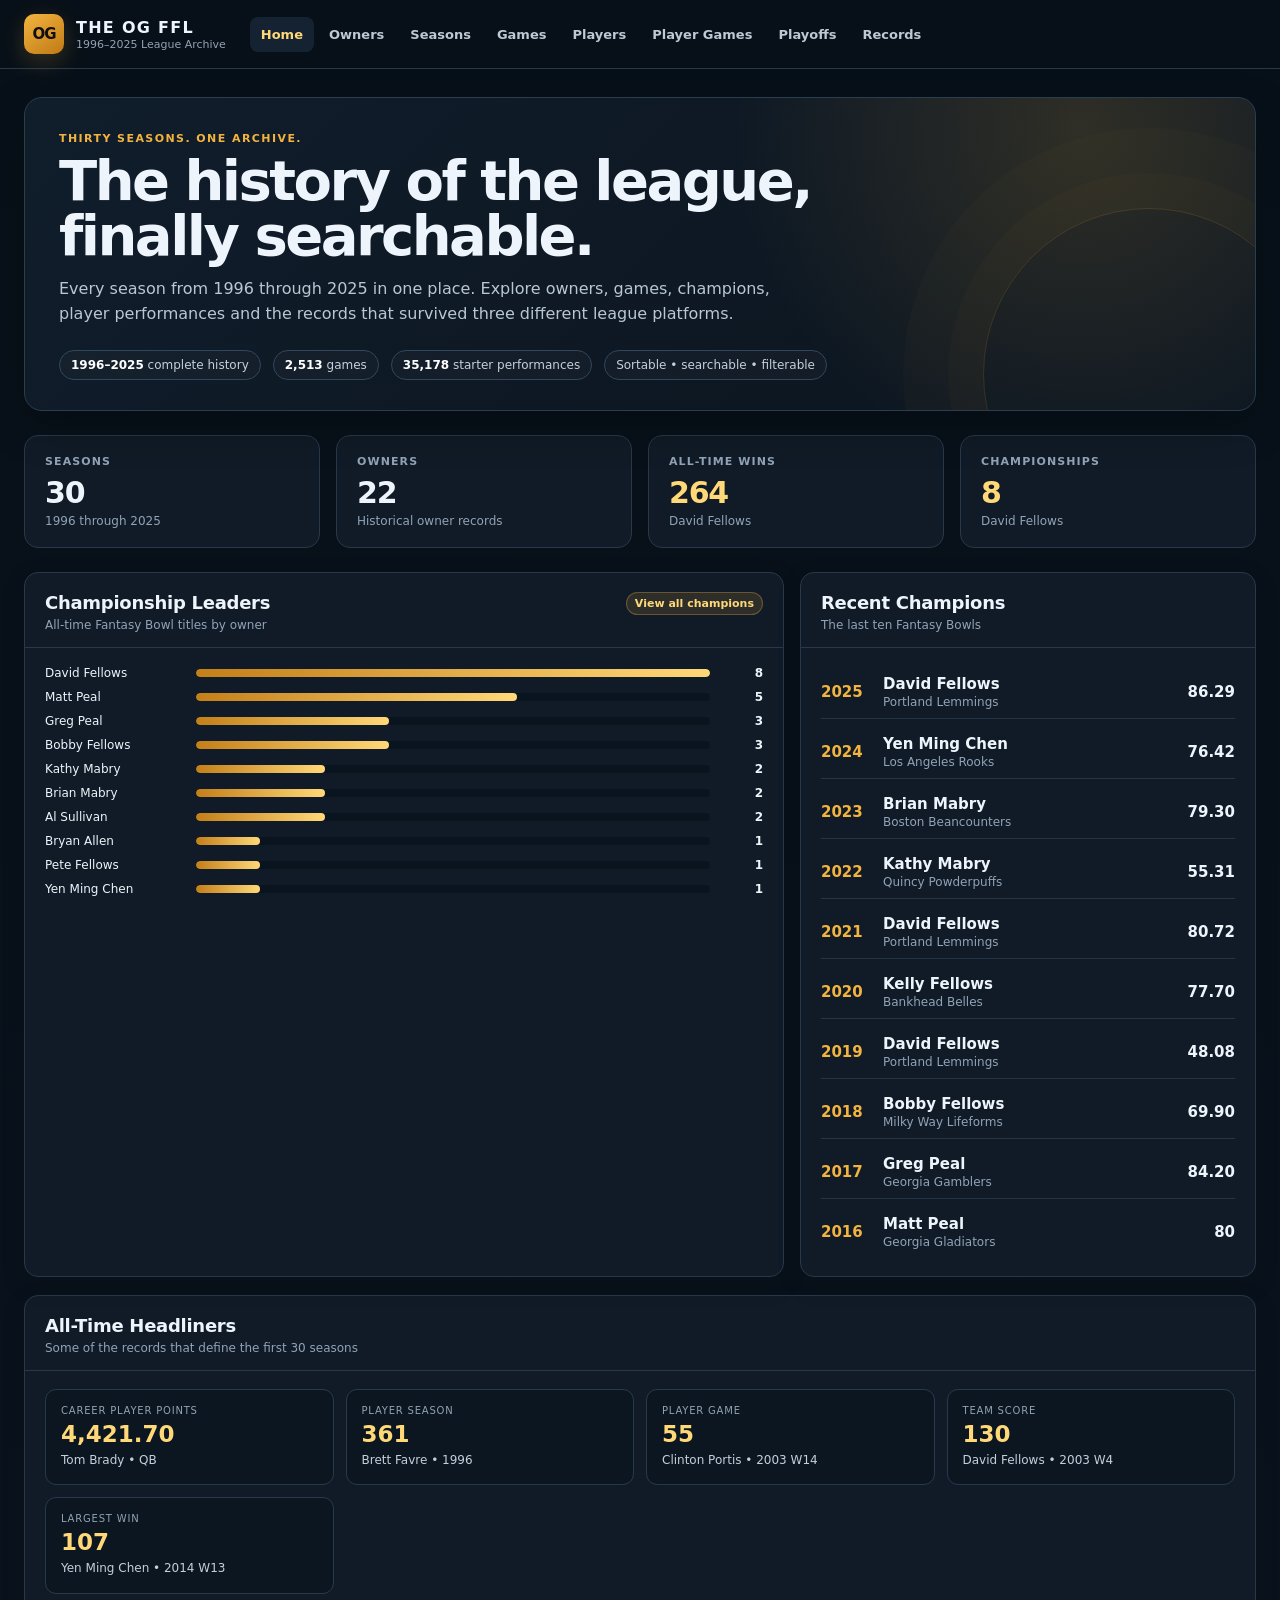
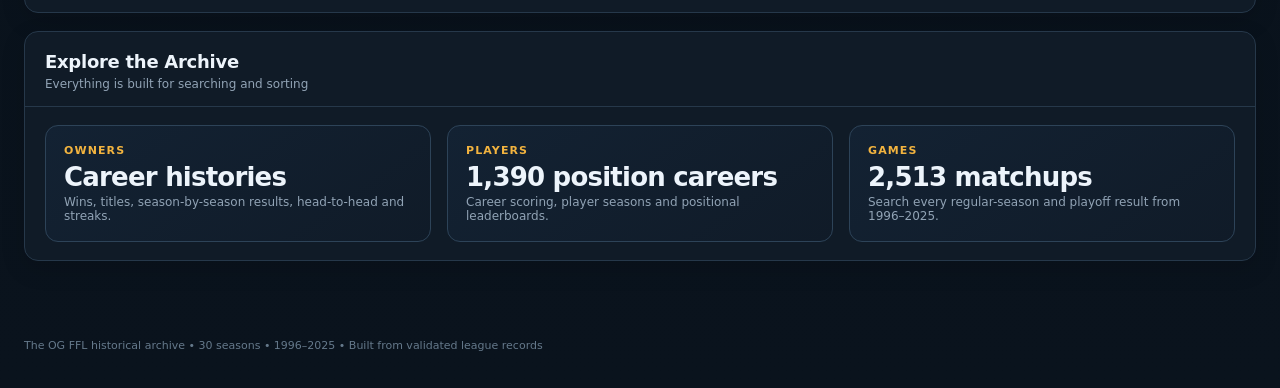
<file: index.html>
<!doctype html><html lang="en"><head><meta charset="utf-8"><meta name="viewport" content="width=device-width,initial-scale=1"><meta name="theme-color" content="#081019"><title>Home | The OG FFL</title><link rel="icon" href="assets/favicon.svg"><link rel="stylesheet" href="assets/style.css"></head><body><div class="shell"><header class="topbar"><div class="navwrap"><a class="brand" href="index.html"><div class="brandmark">OG</div><div class="brandtext"><strong>THE OG FFL</strong><span>1996–2025 League Archive</span></div></a><nav class="nav"><a href="index.html">Home</a><a href="owners.html">Owners</a><a href="seasons.html">Seasons</a><a href="games.html">Games</a><a href="players.html">Players</a><a href="player-games.html">Player Games</a><a href="playoffs.html">Playoffs</a><a href="records.html">Records</a></nav></div></header><main class="main">
<section class="hero"><div class="eyebrow">Thirty seasons. One archive.</div><h1>The history of the league, finally searchable.</h1><p>Every season from 1996 through 2025 in one place. Explore owners, games, champions, player performances and the records that survived three different league platforms.</p><div class="hero-meta"><span class="pill"><strong>1996–2025</strong> complete history</span><span class="pill"><strong>2,513</strong> games</span><span class="pill"><strong>35,178</strong> starter performances</span><span class="pill">Sortable • searchable • filterable</span></div></section>
<div class="grid stats-grid" id="homeStats"></div>
<div class="grid two-col"><section class="section"><div class="section-head"><div><h2>Championship Leaders</h2><p>All-time Fantasy Bowl titles by owner</p></div><a class="badge gold" href="playoffs.html">View all champions</a></div><div class="section-body"><div id="champBars" class="bar-list"></div></div></section><section class="section"><div class="section-head"><div><h2>Recent Champions</h2><p>The last ten Fantasy Bowls</p></div></div><div class="section-body"><div id="recentChamps" class="recent-champs"></div></div></section></div>
<section class="section"><div class="section-head"><div><h2>All-Time Headliners</h2><p>Some of the records that define the first 30 seasons</p></div></div><div class="section-body"><div id="headliners" class="record-grid"></div></div></section>
<section class="section"><div class="section-head"><div><h2>Explore the Archive</h2><p>Everything is built for searching and sorting</p></div></div><div class="section-body"><div class="grid three-col"><a class="callout" href="owners.html"><div class="rank">Owners</div><div class="big">Career histories</div><div class="detail">Wins, titles, season-by-season results, head-to-head and streaks.</div></a><a class="callout" href="players.html"><div class="rank">Players</div><div class="big">1,390 position careers</div><div class="detail">Career scoring, player seasons and positional leaderboards.</div></a><a class="callout" href="games.html"><div class="rank">Games</div><div class="big">2,513 matchups</div><div class="detail">Search every regular-season and playoff result from 1996–2025.</div></a></div></div></section>
</main><footer class="footer">The OG FFL historical archive • 30 seasons • 1996–2025 • Built from validated league records</footer></div><script src="assets/app.js"></script><script src="assets/data/owner_career.js"></script><script src="assets/data/championships.js"></script><script src="assets/data/highestScores.js"></script><script src="assets/data/largestWins.js"></script><script src="assets/data/home_summary.js"></script><script>
document.addEventListener('DOMContentLoaded',()=>{
 const owners=FFL_DATA.ownerCareer,ch=FFL_DATA.championships;
 const champLeader=[...owners].sort((a,b)=>b.Championships-a.Championships)[0]; const winLeader=[...owners].sort((a,b)=>b.Wins-a.Wins)[0];
 document.querySelector('#homeStats').innerHTML=[['Seasons','30','1996 through 2025'],['Owners',owners.length,'Historical owner records'],['All-Time Wins',winLeader.Wins,winLeader.OwnerName],['Championships',champLeader.Championships,champLeader.OwnerName]].map((x,i)=>`<div class="statcard"><div class="label">${x[0]}</div><div class="value ${i>1?'gold':''}">${x[1]}</div><div class="sub">${x[2]}</div></div>`).join('');
 const max=Math.max(...owners.map(x=>x.Championships));document.querySelector('#champBars').innerHTML=[...owners].filter(x=>x.Championships>0).sort((a,b)=>b.Championships-a.Championships||b.Wins-a.Wins).slice(0,10).map(x=>`<div class="bar-row"><span>${FFL.esc(x.OwnerName)}</span><div class="bar-track"><div class="bar-fill" style="width:${x.Championships/max*100}%"></div></div><span class="bar-value">${x.Championships}</span></div>`).join('');
 document.querySelector('#recentChamps').innerHTML=[...ch].sort((a,b)=>b.Season-a.Season).slice(0,10).map(x=>`<div class="champ-row"><div class="champ-year">${x.Season}</div><div><strong>${FFL.esc(x.ChampionOwner)}</strong><div class="champ-team">${FFL.esc(x.ChampionTeam)}</div></div><div class="score">${FFL.fmtSmart(x.ChampionScore)}</div></div>`).join('');
 const topPlayer=FFL_DATA.homeSummary.topPlayer; const topSeason=FFL_DATA.homeSummary.topSeason; const topGame=FFL_DATA.homeSummary.topGame; const team=FFL_DATA.highestScores[0]; const margin=FFL_DATA.largestWins[0];
 const rec=[['Career Player Points',FFL.fmtSmart(topPlayer.RegularSeasonPoints),`${topPlayer.PlayerName} • ${topPlayer.Position}`],['Player Season',FFL.fmtSmart(topSeason.RegularSeasonPoints),`${topSeason.PlayerName} • ${topSeason.Season}`],['Player Game',FFL.fmtSmart(topGame.PlayerPoints),`${topGame.PlayerName} • ${topGame.Season} W${topGame.Week}`],['Team Score',FFL.fmtSmart(team.TeamScore),`${team.OwnerName} • ${team.Season} W${team.Week}`],['Largest Win',FFL.fmtSmart(margin.Margin),`${margin.OwnerName} • ${margin.Season} W${margin.Week}`]];
 document.querySelector('#headliners').innerHTML=rec.map(x=>`<div class="record-card"><div class="record-title">${x[0]}</div><div class="record-value">${x[1]}</div><div class="record-desc">${FFL.esc(x[2])}</div></div>`).join('');
});</script></body></html>
</file>
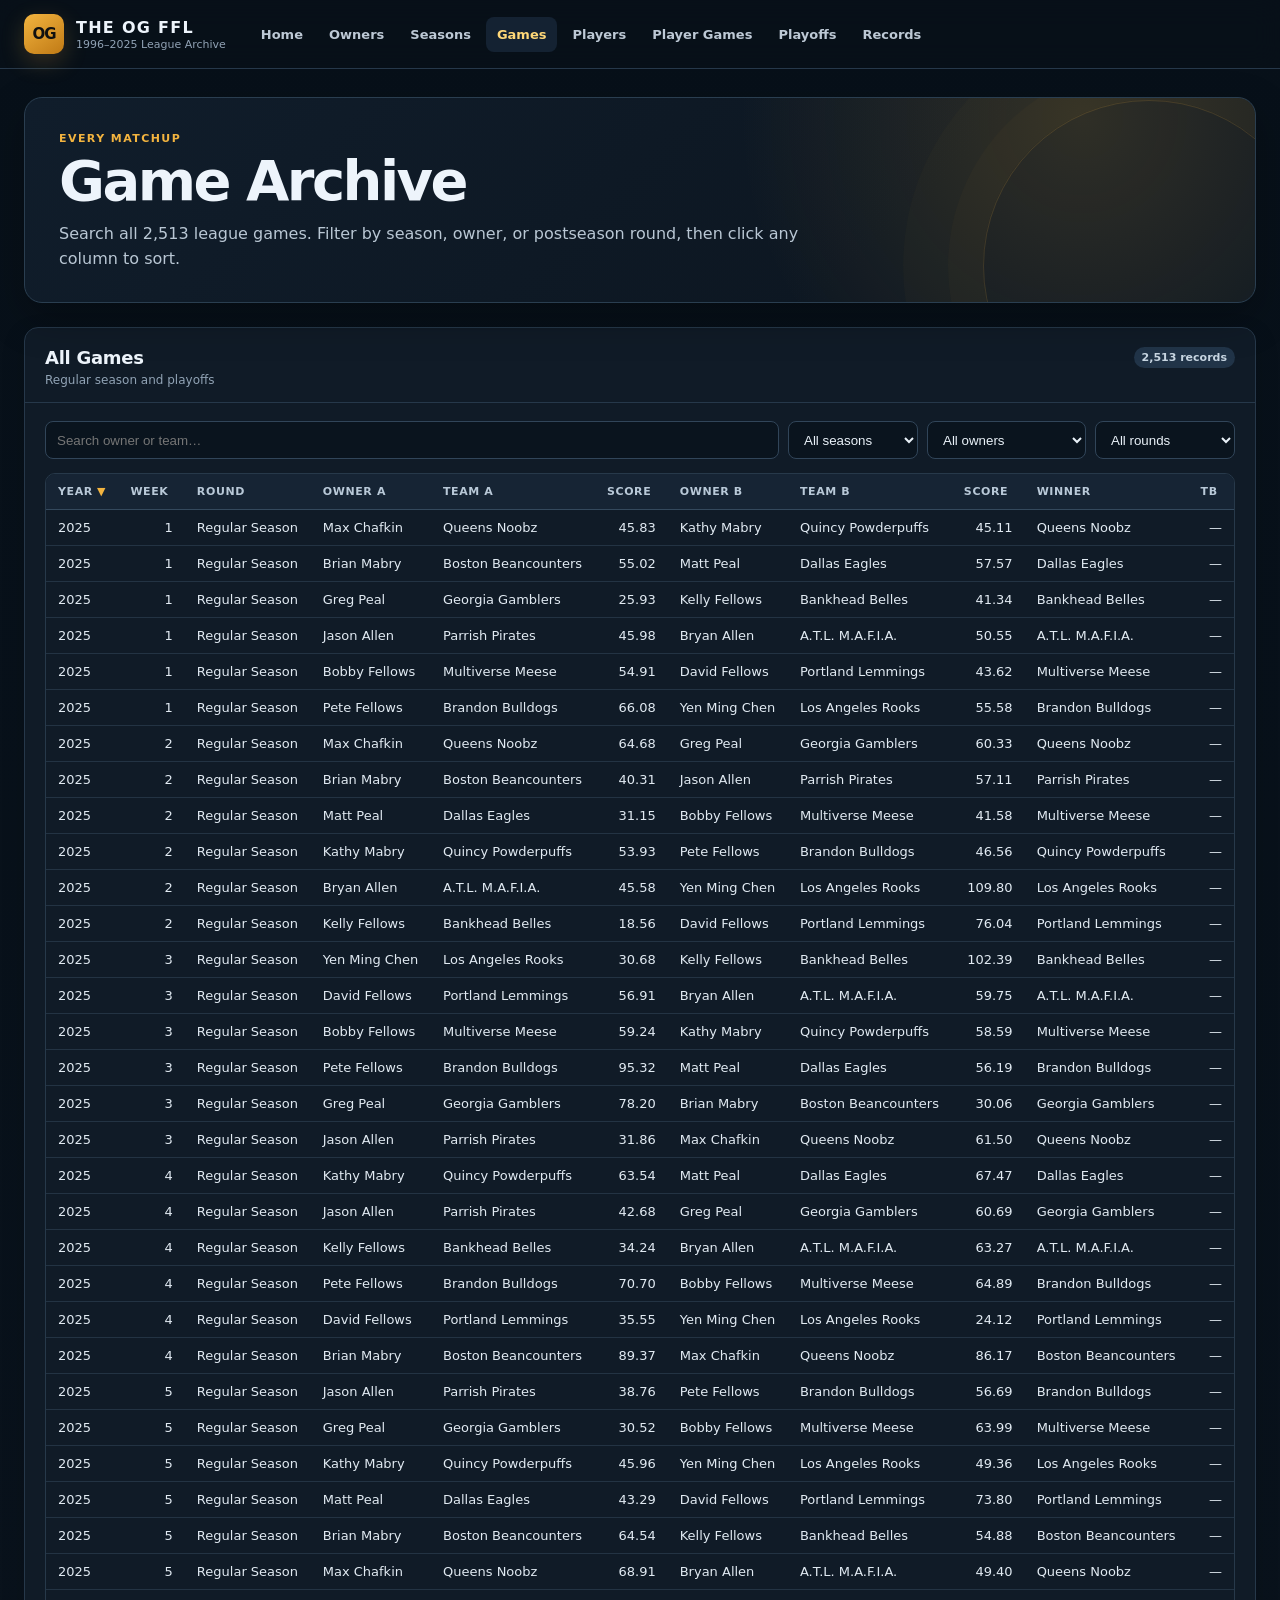
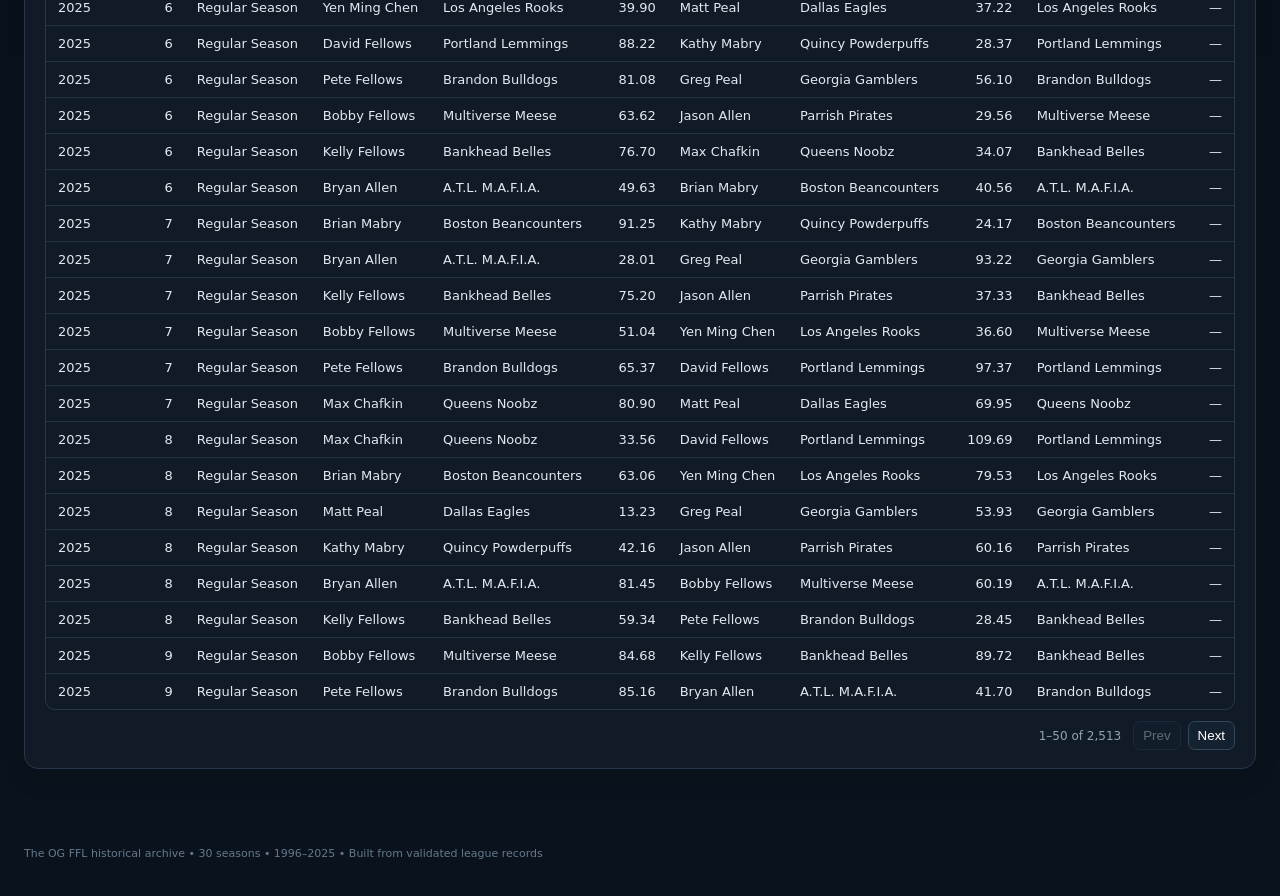
<file: games.html>
<!doctype html><html lang="en"><head><meta charset="utf-8"><meta name="viewport" content="width=device-width,initial-scale=1"><meta name="theme-color" content="#081019"><title>Games | The OG FFL</title><link rel="icon" href="assets/favicon.svg"><link rel="stylesheet" href="assets/style.css"></head><body><div class="shell"><header class="topbar"><div class="navwrap"><a class="brand" href="index.html"><div class="brandmark">OG</div><div class="brandtext"><strong>THE OG FFL</strong><span>1996–2025 League Archive</span></div></a><nav class="nav"><a href="index.html">Home</a><a href="owners.html">Owners</a><a href="seasons.html">Seasons</a><a href="games.html">Games</a><a href="players.html">Players</a><a href="player-games.html">Player Games</a><a href="playoffs.html">Playoffs</a><a href="records.html">Records</a></nav></div></header><main class="main">
<section class="hero"><div class="eyebrow">Every matchup</div><h1>Game Archive</h1><p>Search all 2,513 league games. Filter by season, owner, or postseason round, then click any column to sort.</p></section>
<section class="section"><div class="section-head"><div><h2>All Games</h2><p>Regular season and playoffs</p></div><span id="gameCount" class="badge"></span></div><div class="section-body"><div class="toolbar"><input id="gameSearch" class="input" placeholder="Search owner or team…"><select id="gameSeason" class="select"></select><select id="gameOwner" class="select"></select><select id="gameRound" class="select"></select></div><div id="gamesTable"></div></div></section>
</main><footer class="footer">The OG FFL historical archive • 30 seasons • 1996–2025 • Built from validated league records</footer></div><script src="assets/app.js"></script><script src="assets/data/games.js"></script><script>
document.addEventListener('DOMContentLoaded',()=>{const d=FFL_DATA.games;FFL.populateSelect(document.querySelector('#gameSeason'),FFL.unique(d,'Season').sort((a,b)=>b-a),'All seasons');const owners=[...new Set(d.flatMap(x=>[x.OwnerA,x.OwnerB]))].filter(Boolean).sort();FFL.populateSelect(document.querySelector('#gameOwner'),owners,'All owners');FFL.populateSelect(document.querySelector('#gameRound'),FFL.unique(d,'PlayoffRound'),'All rounds');FFL.makeTable({root:'#gamesTable',data:d,search:'#gameSearch',countEl:'#gameCount',filters:[{el:'#gameSeason',key:'Season'},{el:'#gameOwner',test:(r,v)=>r.OwnerA===v||r.OwnerB===v},{el:'#gameRound',key:'PlayoffRound'}],columns:[{key:'Season',label:'Year'},{key:'Week',label:'Week',className:'num'},{key:'PlayoffRound',label:'Round'},{key:'OwnerA',label:'Owner A'},{key:'FranchiseA',label:'Team A'},{key:'ScoreA',label:'Score',className:'num',format:FFL.fmtSmart},{key:'OwnerB',label:'Owner B'},{key:'FranchiseB',label:'Team B'},{key:'ScoreB',label:'Score',className:'num',format:FFL.fmtSmart},{key:'Winner',label:'Winner'},{key:'DecidedByTiebreak',label:'TB',className:'num',format:v=>Number(v)?'<span class="badge gold">Yes</span>':'—'}],pageSize:50,defaultSort:{key:'Season',dir:'desc'}});});</script></body></html>
</file>
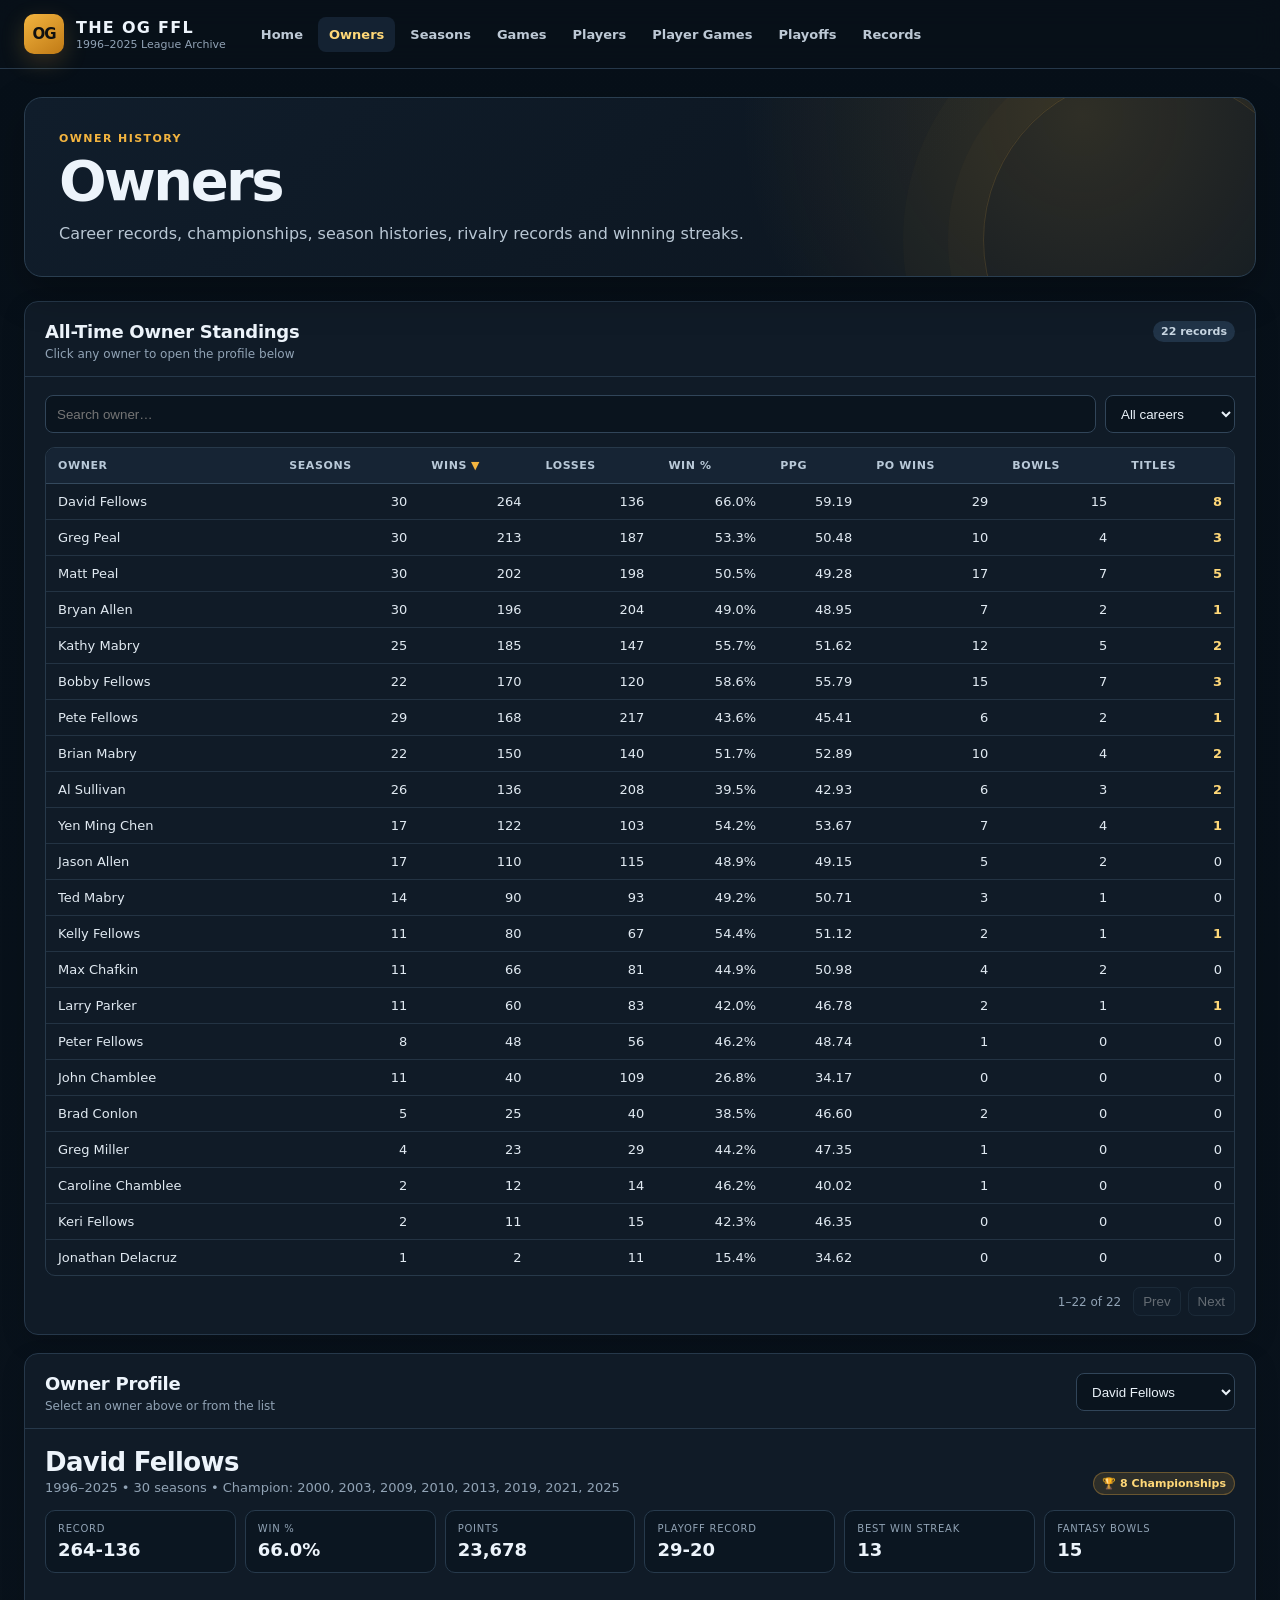
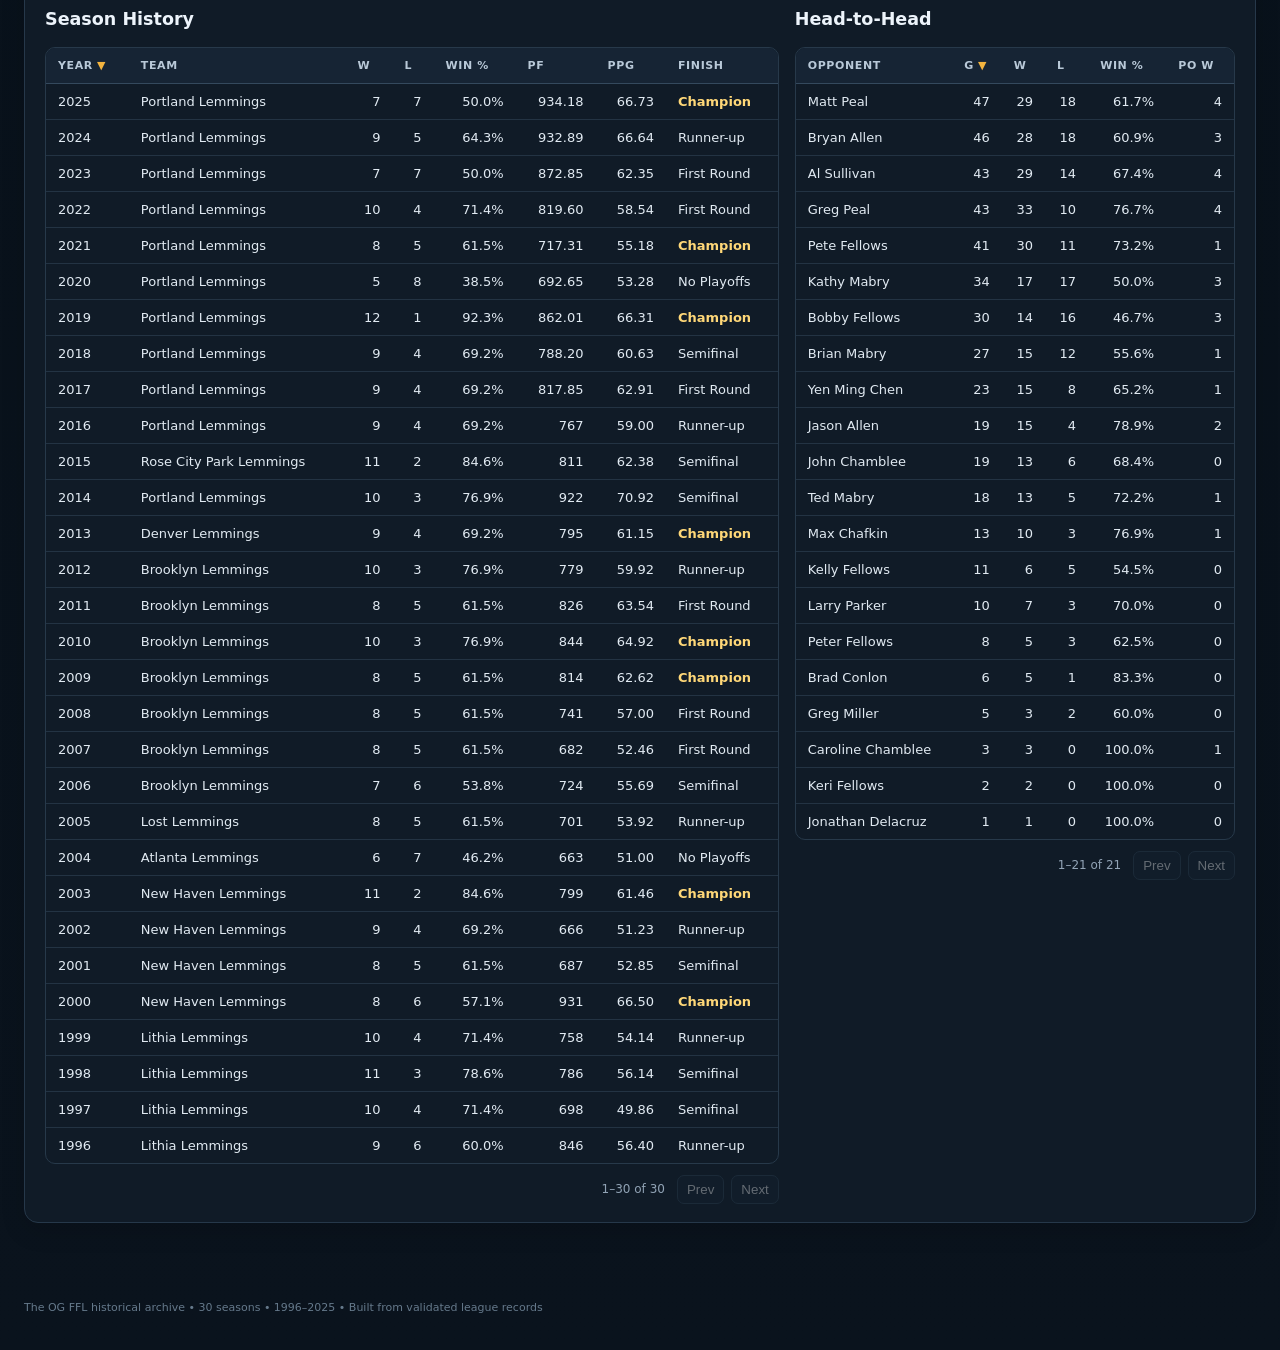
<file: owners.html>
<!doctype html><html lang="en"><head><meta charset="utf-8"><meta name="viewport" content="width=device-width,initial-scale=1"><meta name="theme-color" content="#081019"><title>Owners | The OG FFL</title><link rel="icon" href="assets/favicon.svg"><link rel="stylesheet" href="assets/style.css"></head><body><div class="shell"><header class="topbar"><div class="navwrap"><a class="brand" href="index.html"><div class="brandmark">OG</div><div class="brandtext"><strong>THE OG FFL</strong><span>1996–2025 League Archive</span></div></a><nav class="nav"><a href="index.html">Home</a><a href="owners.html">Owners</a><a href="seasons.html">Seasons</a><a href="games.html">Games</a><a href="players.html">Players</a><a href="player-games.html">Player Games</a><a href="playoffs.html">Playoffs</a><a href="records.html">Records</a></nav></div></header><main class="main">
<section class="hero"><div class="eyebrow">Owner history</div><h1>Owners</h1><p>Career records, championships, season histories, rivalry records and winning streaks.</p></section>
<section class="section"><div class="section-head"><div><h2>All-Time Owner Standings</h2><p>Click any owner to open the profile below</p></div><span id="ownerCount" class="badge"></span></div><div class="section-body"><div class="toolbar"><input id="ownerSearch" class="input" placeholder="Search owner…"><select id="ownerMinSeasons" class="select"><option value="">All careers</option><option value="5">5+ seasons</option><option value="10">10+ seasons</option><option value="20">20+ seasons</option></select></div><div id="ownerTable"></div></div></section>
<section class="section" id="ownerProfile"><div class="section-head"><div><h2>Owner Profile</h2><p>Select an owner above or from the list</p></div><select id="ownerSelect" class="select"></select></div><div class="section-body"><div id="ownerProfileTop"></div><div class="grid two-col" style="margin-top:18px"><div><h3>Season History</h3><div id="ownerSeasonTable"></div></div><div><h3>Head-to-Head</h3><div id="ownerH2HTable"></div></div></div></div></section>
</main><footer class="footer">The OG FFL historical archive • 30 seasons • 1996–2025 • Built from validated league records</footer></div><script src="assets/app.js"></script><script src="assets/data/owner_career.js"></script><script src="assets/data/owner_seasons.js"></script><script src="assets/data/owner_h2h.js"></script><script src="assets/data/owner_streaks.js"></script><script src="assets/data/championships.js"></script><script>
document.addEventListener('DOMContentLoaded',()=>{
 const career=FFL_DATA.ownerCareer,seasons=FFL_DATA.ownerSeasons,h2h=FFL_DATA.ownerH2H,streaks=FFL_DATA.ownerStreaks,ch=FFL_DATA.championships;
 FFL.populateSelect(document.querySelector('#ownerSelect'),career.map(x=>x.OwnerName).sort(),'Select owner');
 const cols=[{key:'OwnerName',label:'Owner'},{key:'Seasons',label:'Seasons',className:'num'},{key:'Wins',label:'Wins',className:'num'},{key:'Losses',label:'Losses',className:'num'},{key:'WinPct',label:'Win %',className:'num',format:v=>FFL.fmtPct(v)},{key:'PPG',label:'PPG',className:'num',format:v=>FFL.fmtNumber(v,2)},{key:'PlayoffWins',label:'PO Wins',className:'num'},{key:'FantasyBowlAppearances',label:'Bowls',className:'num'},{key:'Championships',label:'Titles',className:'num',format:v=>v?`<span class="champ">${v}</span>`:v}];
 const table=FFL.makeTable({root:'#ownerTable',data:career,columns:cols,search:'#ownerSearch',countEl:'#ownerCount',pageSize:30,defaultSort:{key:'Wins',dir:'desc'},filters:[{el:'#ownerMinSeasons',test:(r,v)=>Number(r.Seasons)>=Number(v)}],onRowClick:r=>selectOwner(r.OwnerName)});
 function selectOwner(name){document.querySelector('#ownerSelect').value=name;renderProfile(name);document.querySelector('#ownerProfile').scrollIntoView({behavior:'smooth',block:'start'});} document.querySelector('#ownerSelect').addEventListener('change',e=>renderProfile(e.target.value));
 function renderProfile(name){if(!name)return;const c=career.find(x=>x.OwnerName===name);const st=streaks.find(x=>x.OwnerName===name)||{};const titles=ch.filter(x=>x.ChampionOwner===name).map(x=>x.Season);document.querySelector('#ownerProfileTop').innerHTML=`<div class="profile-header"><div><div class="profile-name">${FFL.esc(name)}</div><div class="profile-sub">${c.FirstSeason}–${c.LastSeason} • ${c.Seasons} seasons${titles.length?` • Champion: ${titles.join(', ')}`:''}</div></div>${c.Championships?`<span class="badge gold">🏆 ${c.Championships} Championship${c.Championships===1?'':'s'}</span>`:''}</div><div class="mini-grid"><div class="mini"><span>Record</span><strong>${c.Wins}-${c.Losses}</strong></div><div class="mini"><span>Win %</span><strong>${FFL.fmtPct(c.WinPct)}</strong></div><div class="mini"><span>Points</span><strong>${FFL.fmtNumber(c.PointsFor,0)}</strong></div><div class="mini"><span>Playoff Record</span><strong>${c.PlayoffWins}-${c.PlayoffLosses}</strong></div><div class="mini"><span>Best Win Streak</span><strong>${st.AllGamesWinStreak??'—'}</strong></div><div class="mini"><span>Fantasy Bowls</span><strong>${c.FantasyBowlAppearances}</strong></div></div>`;
 const ss=seasons.filter(x=>x.OwnerName===name);FFL.makeTable({root:'#ownerSeasonTable',data:ss,columns:[{key:'Season',label:'Year'},{key:'FranchiseName',label:'Team'},{key:'Wins',label:'W',className:'num'},{key:'Losses',label:'L',className:'num'},{key:'WinPct',label:'Win %',className:'num',format:v=>FFL.fmtPct(v)},{key:'PointsFor',label:'PF',className:'num',format:FFL.fmtSmart},{key:'PPG',label:'PPG',className:'num',format:v=>FFL.fmtNumber(v,2)},{key:'PostseasonFinish',label:'Finish',format:(v,r)=>r.Champion?'<span class="champ">Champion</span>':FFL.esc(v??'—')}],pageSize:30,defaultSort:{key:'Season',dir:'desc'}});
 const hh=h2h.filter(x=>x.Owner1===name||x.Owner2===name).map(x=>x.Owner1===name?{Opponent:x.Owner2,Games:x.Games,Wins:x.Owner1Wins,Losses:x.Owner2Wins,PlayoffGames:x.PlayoffGames,PlayoffWins:x.Owner1PlayoffWins,WinPct:x.Owner1WinPct}:{Opponent:x.Owner1,Games:x.Games,Wins:x.Owner2Wins,Losses:x.Owner1Wins,PlayoffGames:x.PlayoffGames,PlayoffWins:x.Owner2PlayoffWins,WinPct:x.Owner2WinPct});FFL.makeTable({root:'#ownerH2HTable',data:hh,columns:[{key:'Opponent',label:'Opponent'},{key:'Games',label:'G',className:'num'},{key:'Wins',label:'W',className:'num'},{key:'Losses',label:'L',className:'num'},{key:'WinPct',label:'Win %',className:'num',format:v=>FFL.fmtPct(v)},{key:'PlayoffWins',label:'PO W',className:'num'}],pageSize:30,defaultSort:{key:'Games',dir:'desc'}});
 }
 renderProfile([...career].sort((a,b)=>b.Wins-a.Wins)[0].OwnerName);document.querySelector('#ownerSelect').value=[...career].sort((a,b)=>b.Wins-a.Wins)[0].OwnerName;
});</script></body></html>
</file>
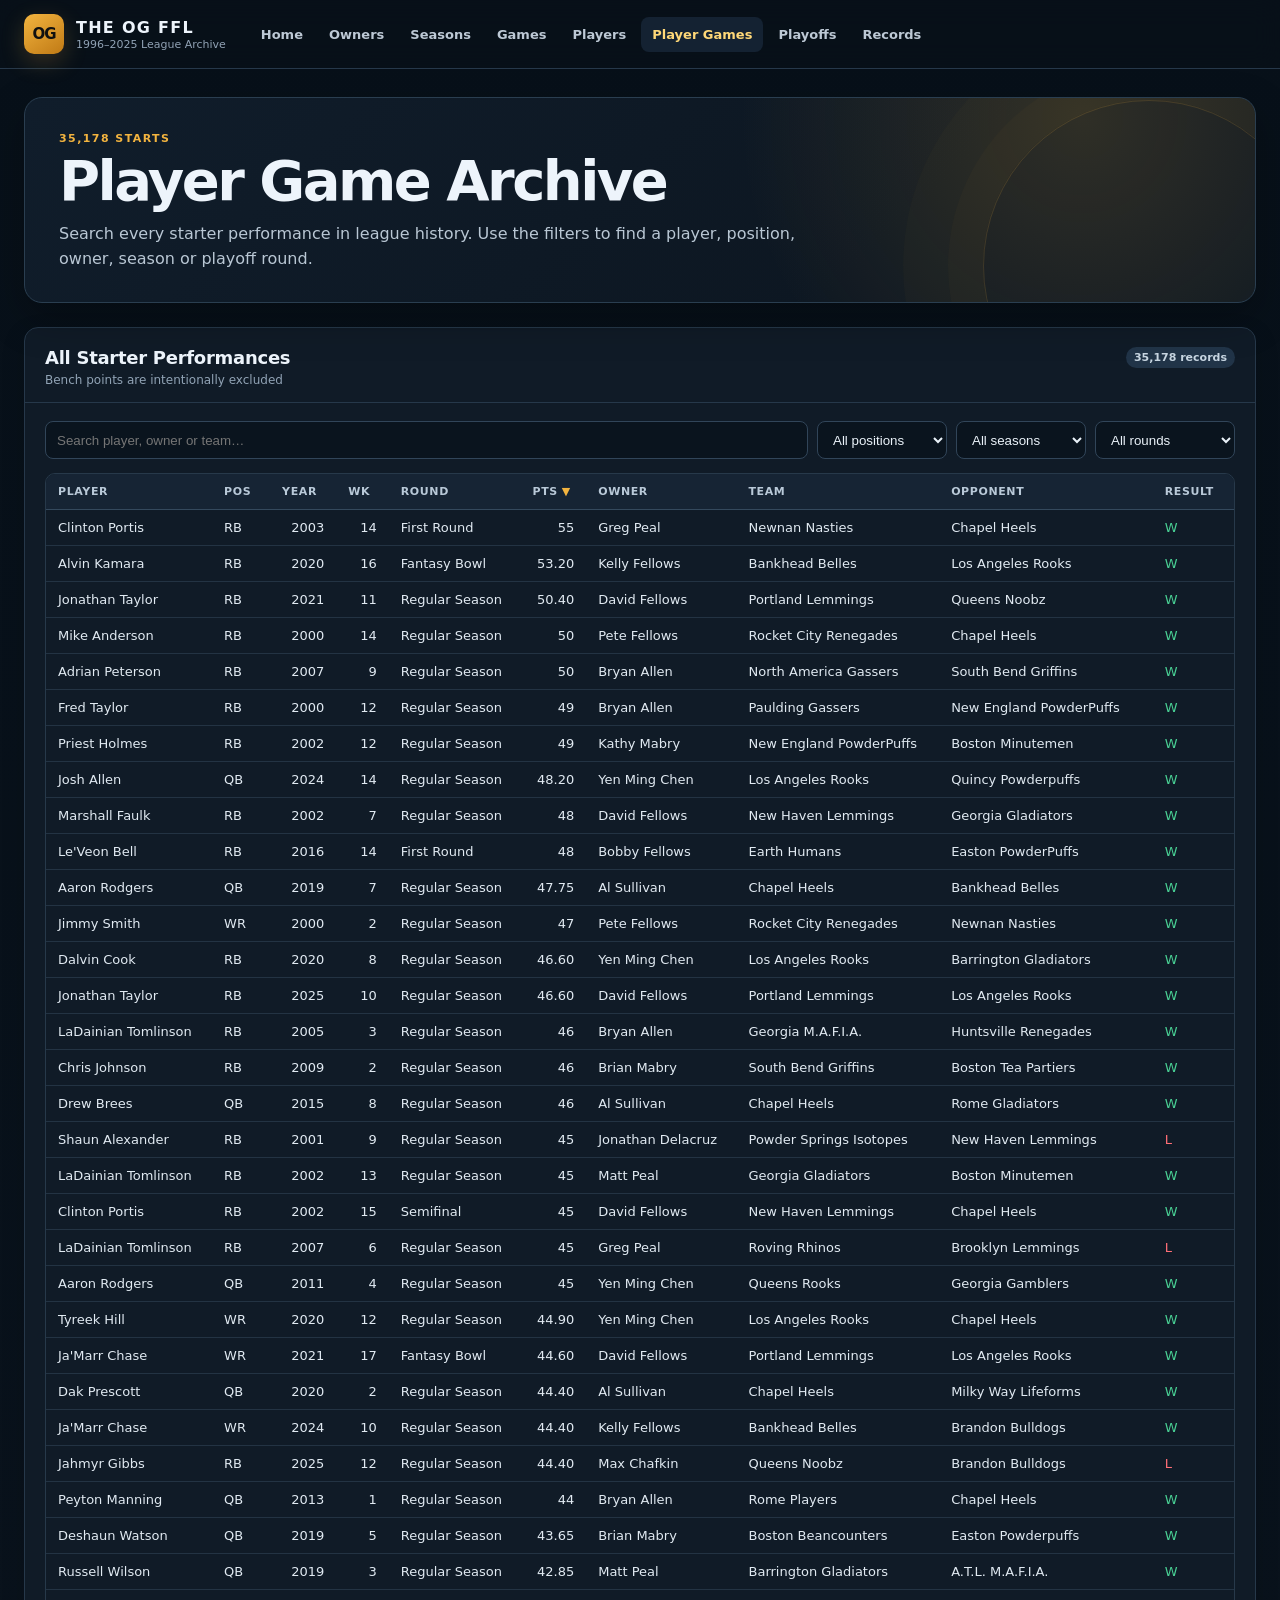
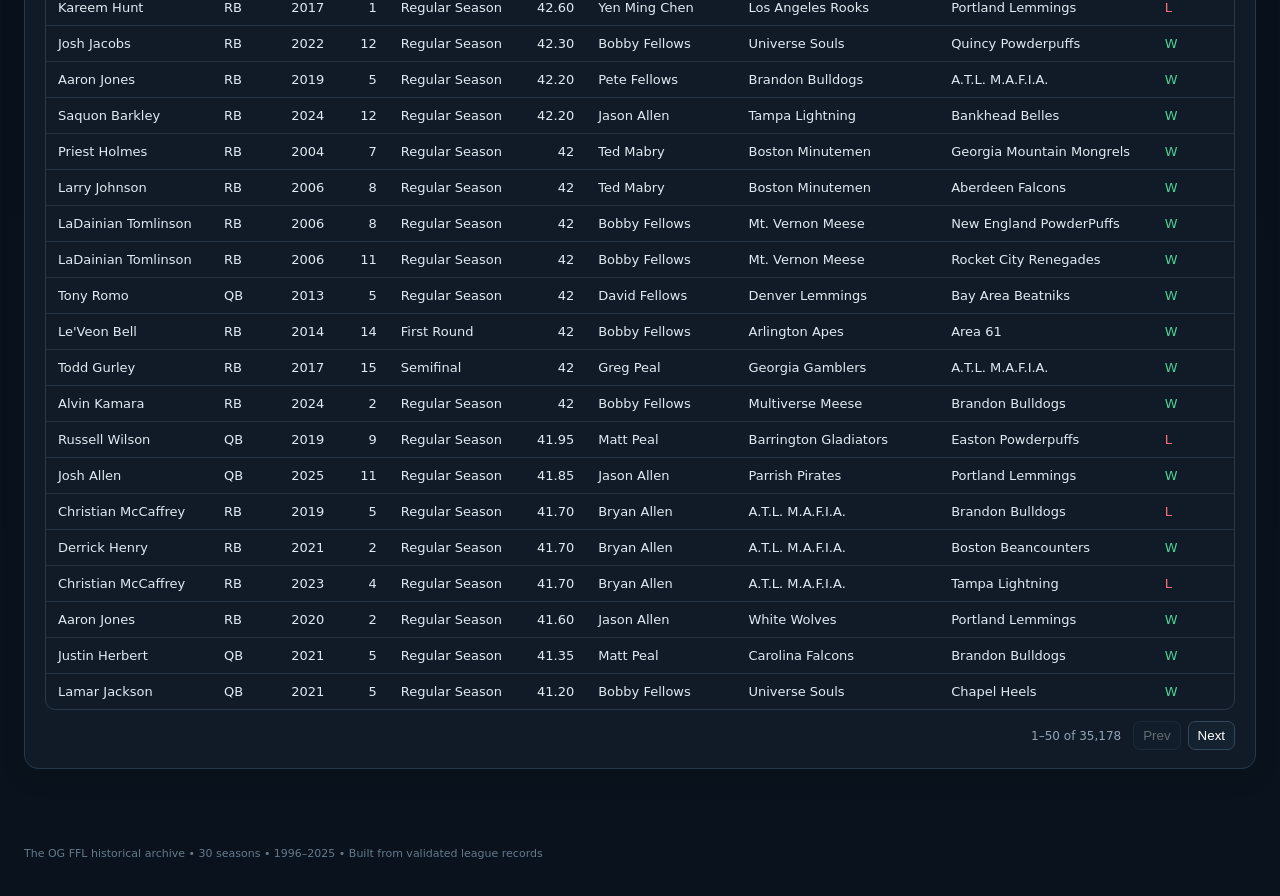
<file: player-games.html>
<!doctype html><html lang="en"><head><meta charset="utf-8"><meta name="viewport" content="width=device-width,initial-scale=1"><meta name="theme-color" content="#081019"><title>Player Games | The OG FFL</title><link rel="icon" href="assets/favicon.svg"><link rel="stylesheet" href="assets/style.css"></head><body><div class="shell"><header class="topbar"><div class="navwrap"><a class="brand" href="index.html"><div class="brandmark">OG</div><div class="brandtext"><strong>THE OG FFL</strong><span>1996–2025 League Archive</span></div></a><nav class="nav"><a href="index.html">Home</a><a href="owners.html">Owners</a><a href="seasons.html">Seasons</a><a href="games.html">Games</a><a href="players.html">Players</a><a href="player-games.html">Player Games</a><a href="playoffs.html">Playoffs</a><a href="records.html">Records</a></nav></div></header><main class="main">
<section class="hero"><div class="eyebrow">35,178 starts</div><h1>Player Game Archive</h1><p>Search every starter performance in league history. Use the filters to find a player, position, owner, season or playoff round.</p></section>
<section class="section"><div class="section-head"><div><h2>All Starter Performances</h2><p>Bench points are intentionally excluded</p></div><span id="pgCount" class="badge"></span></div><div class="section-body"><div class="toolbar"><input id="pgSearch" class="input" placeholder="Search player, owner or team…"><select id="pgPos" class="select"><option value="">All positions</option><option>QB</option><option>RB</option><option>WR</option><option>TE</option><option>K</option><option>DEF</option></select><select id="pgSeason" class="select"></select><select id="pgRound" class="select"></select></div><div id="pgTable"></div></div></section>
</main><footer class="footer">The OG FFL historical archive • 30 seasons • 1996–2025 • Built from validated league records</footer></div><script src="assets/app.js"></script><script src="assets/data/player_games.js"></script><script>
document.addEventListener('DOMContentLoaded',()=>{const d=FFL_DATA.playerGames;FFL.populateSelect(document.querySelector('#pgSeason'),FFL.unique(d,'Season').sort((a,b)=>b-a),'All seasons');FFL.populateSelect(document.querySelector('#pgRound'),FFL.unique(d,'PlayoffRound'),'All rounds');FFL.makeTable({root:'#pgTable',data:d,search:'#pgSearch',countEl:'#pgCount',filters:[{el:'#pgPos',key:'Position'},{el:'#pgSeason',key:'Season'},{el:'#pgRound',key:'PlayoffRound'}],columns:[{key:'PlayerName',label:'Player'},{key:'Position',label:'Pos'},{key:'Season',label:'Year',className:'num'},{key:'Week',label:'Wk',className:'num'},{key:'PlayoffRound',label:'Round'},{key:'PlayerPoints',label:'Pts',className:'num',format:FFL.fmtSmart},{key:'OwnerName',label:'Owner'},{key:'FranchiseName',label:'Team'},{key:'OpponentName',label:'Opponent'},{key:'Result',label:'Result',format:v=>`<span class="${v==='W'?'win':v==='L'?'loss':''}">${FFL.esc(v)}</span>`}],pageSize:50,defaultSort:{key:'PlayerPoints',dir:'desc'}});});</script></body></html>
</file>
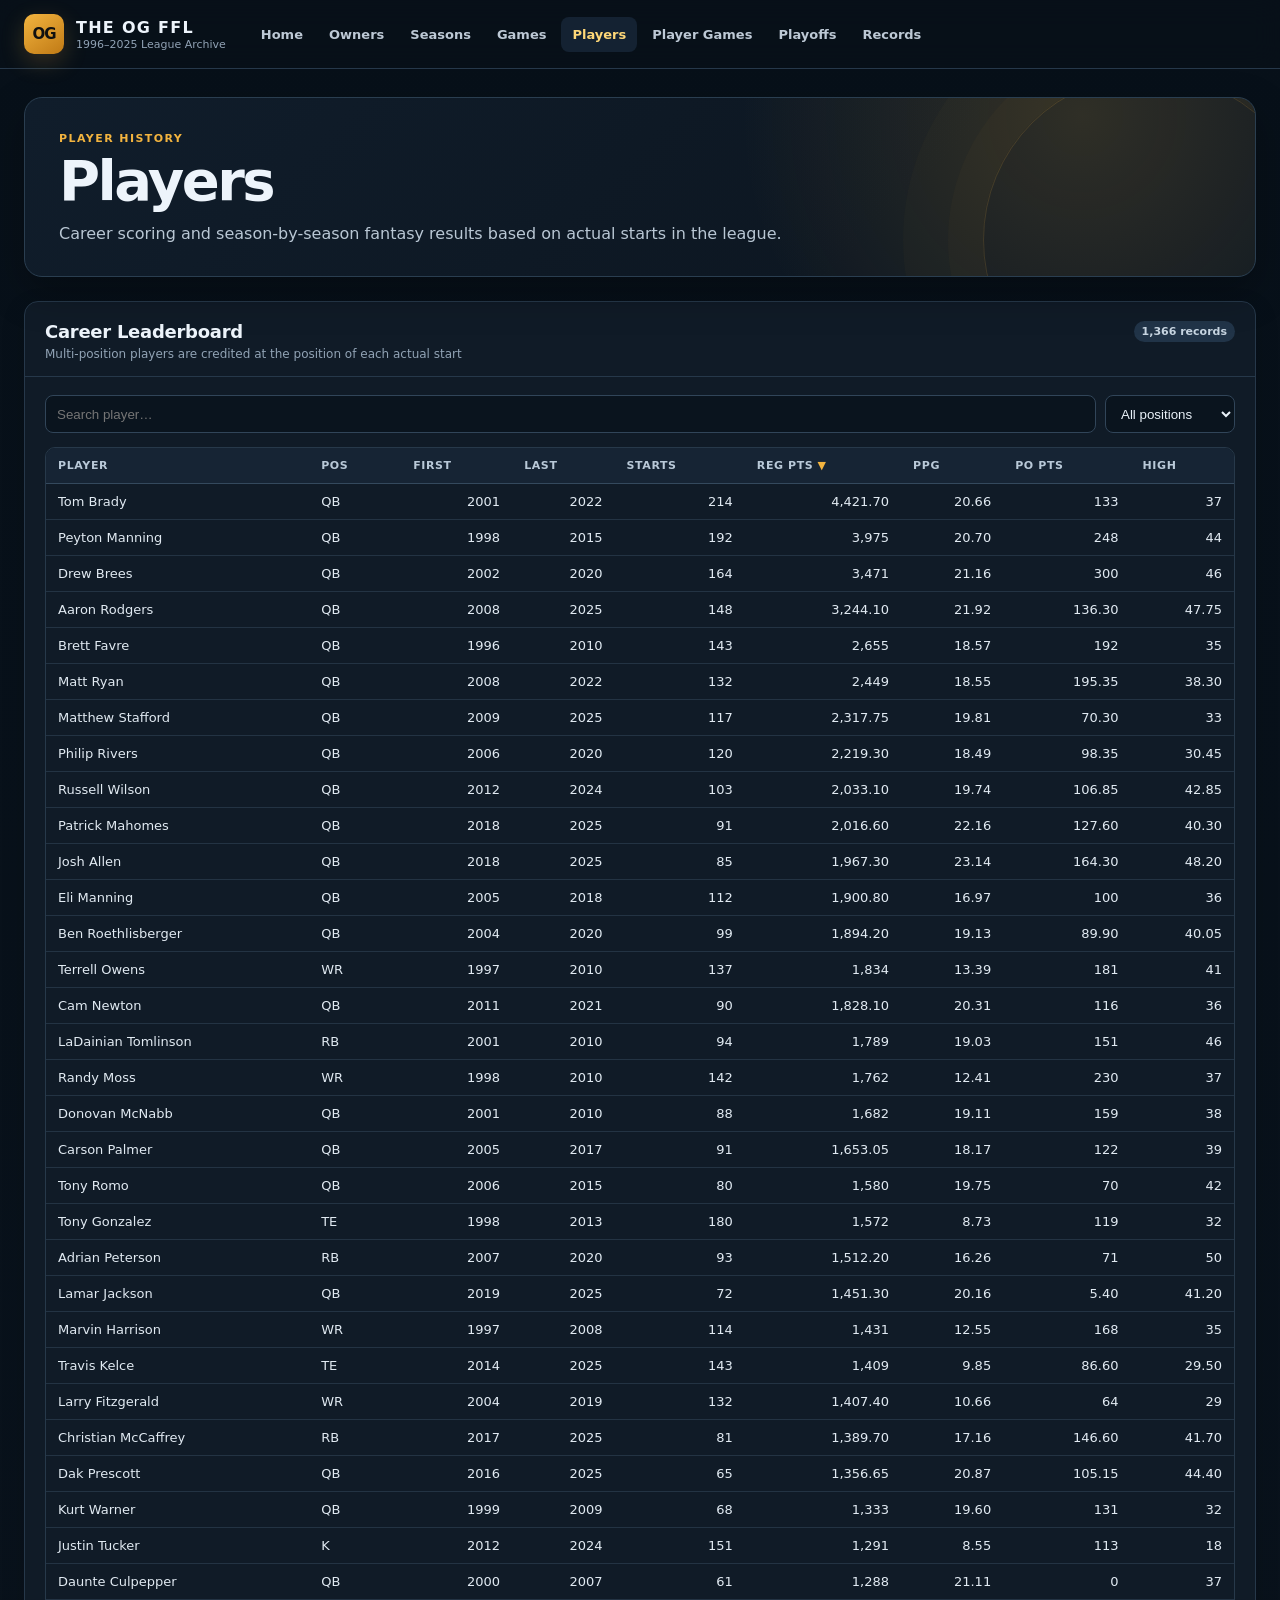
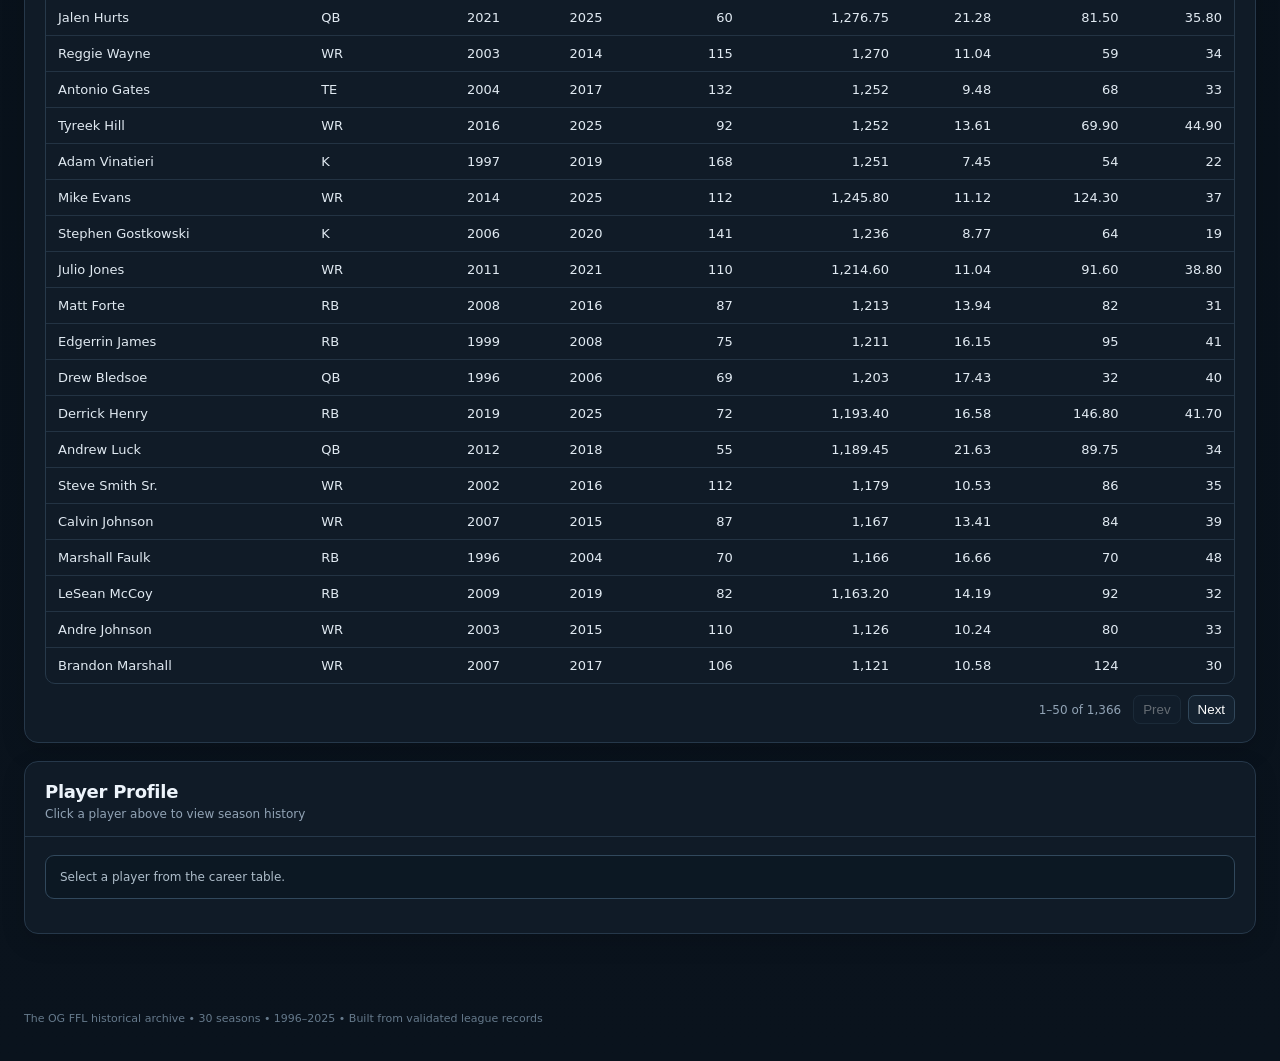
<file: players.html>
<!doctype html><html lang="en"><head><meta charset="utf-8"><meta name="viewport" content="width=device-width,initial-scale=1"><meta name="theme-color" content="#081019"><title>Players | The OG FFL</title><link rel="icon" href="assets/favicon.svg"><link rel="stylesheet" href="assets/style.css"></head><body><div class="shell"><header class="topbar"><div class="navwrap"><a class="brand" href="index.html"><div class="brandmark">OG</div><div class="brandtext"><strong>THE OG FFL</strong><span>1996–2025 League Archive</span></div></a><nav class="nav"><a href="index.html">Home</a><a href="owners.html">Owners</a><a href="seasons.html">Seasons</a><a href="games.html">Games</a><a href="players.html">Players</a><a href="player-games.html">Player Games</a><a href="playoffs.html">Playoffs</a><a href="records.html">Records</a></nav></div></header><main class="main">
<section class="hero"><div class="eyebrow">Player history</div><h1>Players</h1><p>Career scoring and season-by-season fantasy results based on actual starts in the league.</p></section>
<section class="section"><div class="section-head"><div><h2>Career Leaderboard</h2><p>Multi-position players are credited at the position of each actual start</p></div><span id="playerCount" class="badge"></span></div><div class="section-body"><div class="toolbar"><input id="playerSearch" class="input" placeholder="Search player…"><select id="positionFilter" class="select"><option value="">All positions</option><option>QB</option><option>RB</option><option>WR</option><option>TE</option><option>K</option><option>DEF</option></select></div><div id="playerCareerTable"></div></div></section>
<section class="section" id="playerProfile"><div class="section-head"><div><h2>Player Profile</h2><p>Click a player above to view season history</p></div></div><div class="section-body"><div id="playerProfileTop" class="notice">Select a player from the career table.</div><div style="margin-top:16px" id="playerSeasonTable"></div></div></section>
</main><footer class="footer">The OG FFL historical archive • 30 seasons • 1996–2025 • Built from validated league records</footer></div><script src="assets/app.js"></script><script src="assets/data/player_career.js"></script><script src="assets/data/player_seasons.js"></script><script>
document.addEventListener('DOMContentLoaded',()=>{const pc=FFL_DATA.playerCareer,ps=FFL_DATA.playerSeasons;FFL.makeTable({root:'#playerCareerTable',data:pc,search:'#playerSearch',countEl:'#playerCount',filters:[{el:'#positionFilter',key:'Position'}],columns:[{key:'PlayerName',label:'Player'},{key:'Position',label:'Pos'},{key:'FirstSeason',label:'First',className:'num'},{key:'LastSeason',label:'Last',className:'num'},{key:'RegularSeasonStarts',label:'Starts',className:'num'},{key:'RegularSeasonPoints',label:'Reg Pts',className:'num',format:FFL.fmtSmart},{key:'RegularSeasonPPG',label:'PPG',className:'num',format:v=>FFL.fmtNumber(v,2)},{key:'PlayoffPoints',label:'PO Pts',className:'num',format:FFL.fmtSmart},{key:'CareerHighGame',label:'High',className:'num',format:FFL.fmtSmart}],pageSize:50,defaultSort:{key:'RegularSeasonPoints',dir:'desc'},onRowClick:show});function show(r){const rows=ps.filter(x=>x.MasterPlayerID===r.MasterPlayerID);document.querySelector('#playerProfileTop').innerHTML=`<div class="profile-header"><div><div class="profile-name">${FFL.esc(r.PlayerName)}</div><div class="profile-sub">${r.Position} • ${r.FirstSeason}–${r.LastSeason}</div></div></div><div class="mini-grid"><div class="mini"><span>Starts</span><strong>${r.RegularSeasonStarts}</strong></div><div class="mini"><span>Reg Points</span><strong>${FFL.fmtSmart(r.RegularSeasonPoints)}</strong></div><div class="mini"><span>PPG</span><strong>${FFL.fmtNumber(r.RegularSeasonPPG,2)}</strong></div><div class="mini"><span>Playoff Pts</span><strong>${FFL.fmtSmart(r.PlayoffPoints)}</strong></div><div class="mini"><span>Career High</span><strong>${FFL.fmtSmart(r.CareerHighGame)}</strong></div></div>`;FFL.makeTable({root:'#playerSeasonTable',data:rows,columns:[{key:'Season',label:'Season'},{key:'Position',label:'Pos'},{key:'RegularSeasonStarts',label:'Starts',className:'num'},{key:'RegularSeasonPoints',label:'Points',className:'num',format:FFL.fmtSmart},{key:'RegularSeasonPPG',label:'PPG',className:'num',format:v=>FFL.fmtNumber(v,2)},{key:'RegularSeasonHighGame',label:'High',className:'num',format:FFL.fmtSmart},{key:'PlayoffStarts',label:'PO Starts',className:'num'},{key:'PlayoffPoints',label:'PO Pts',className:'num',format:FFL.fmtSmart}],pageSize:30,defaultSort:{key:'Season',dir:'desc'}});document.querySelector('#playerProfile').scrollIntoView({behavior:'smooth',block:'start'});} });</script></body></html>
</file>
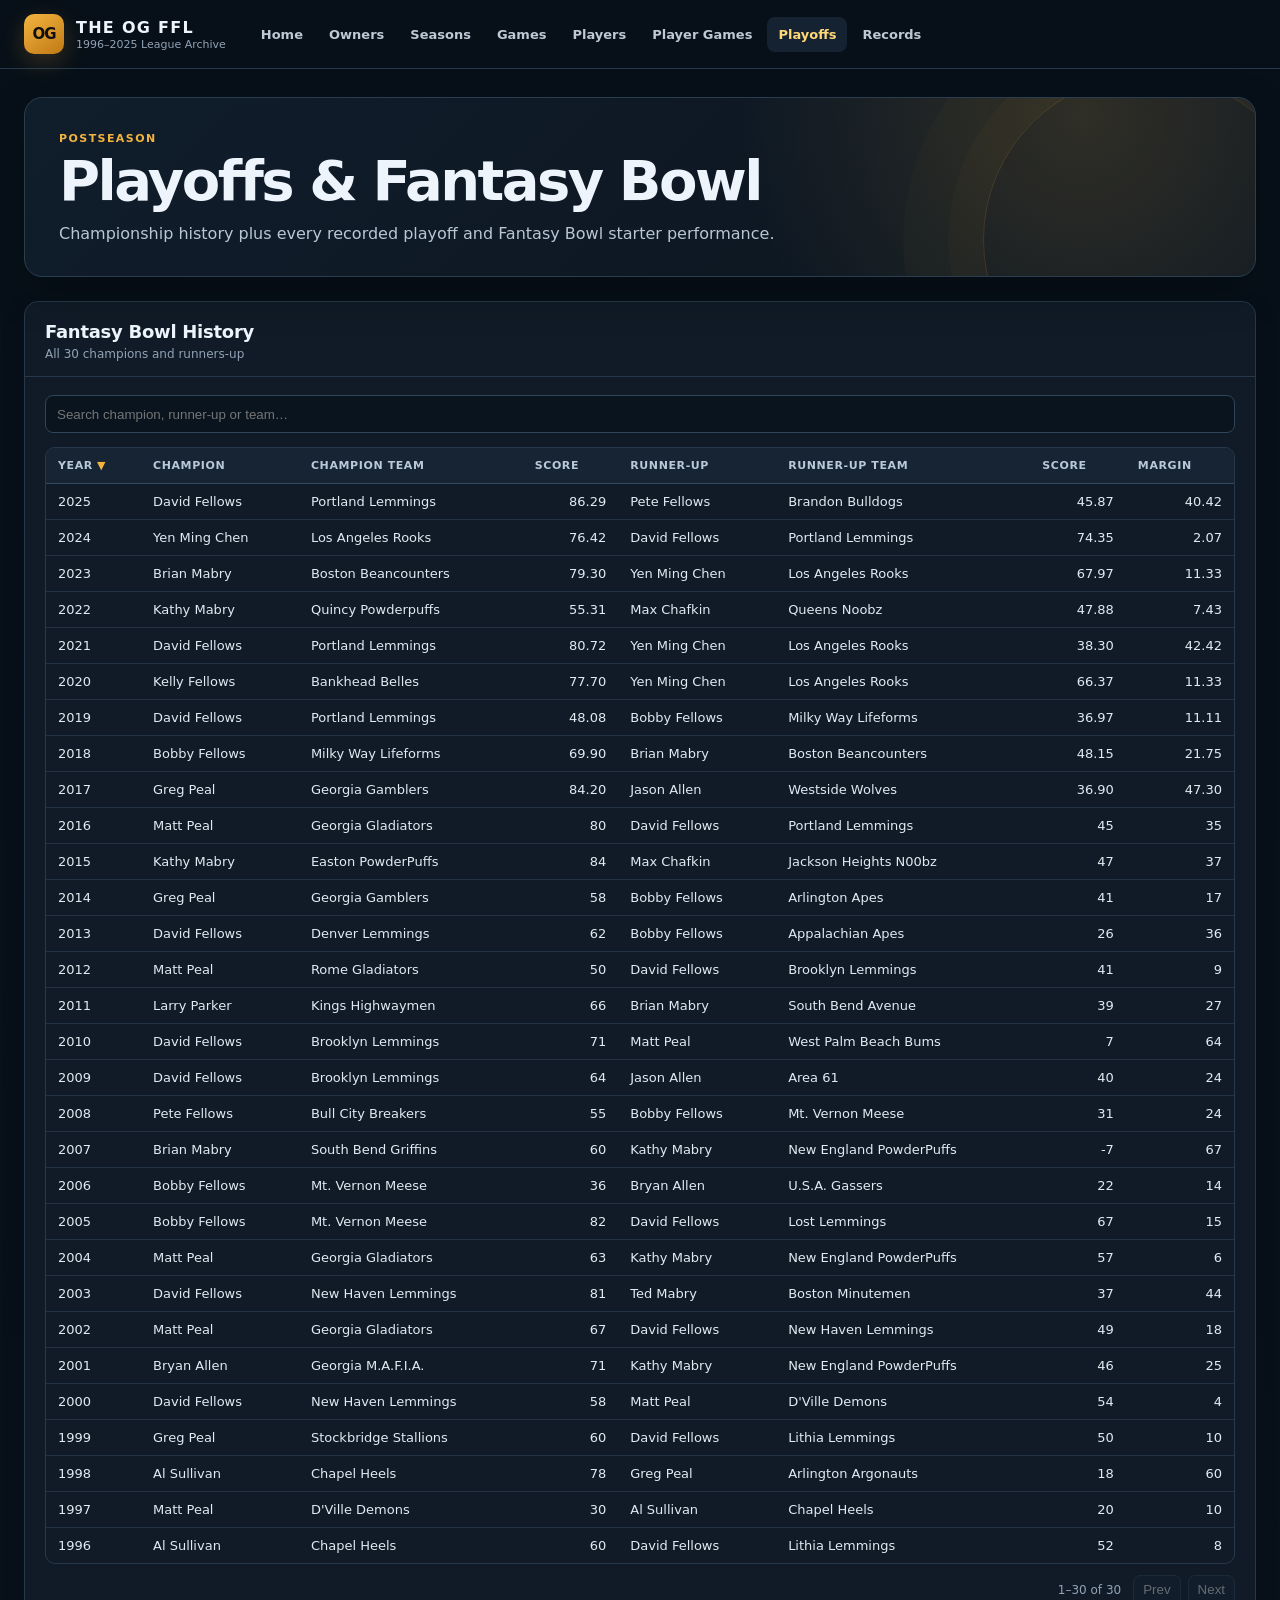
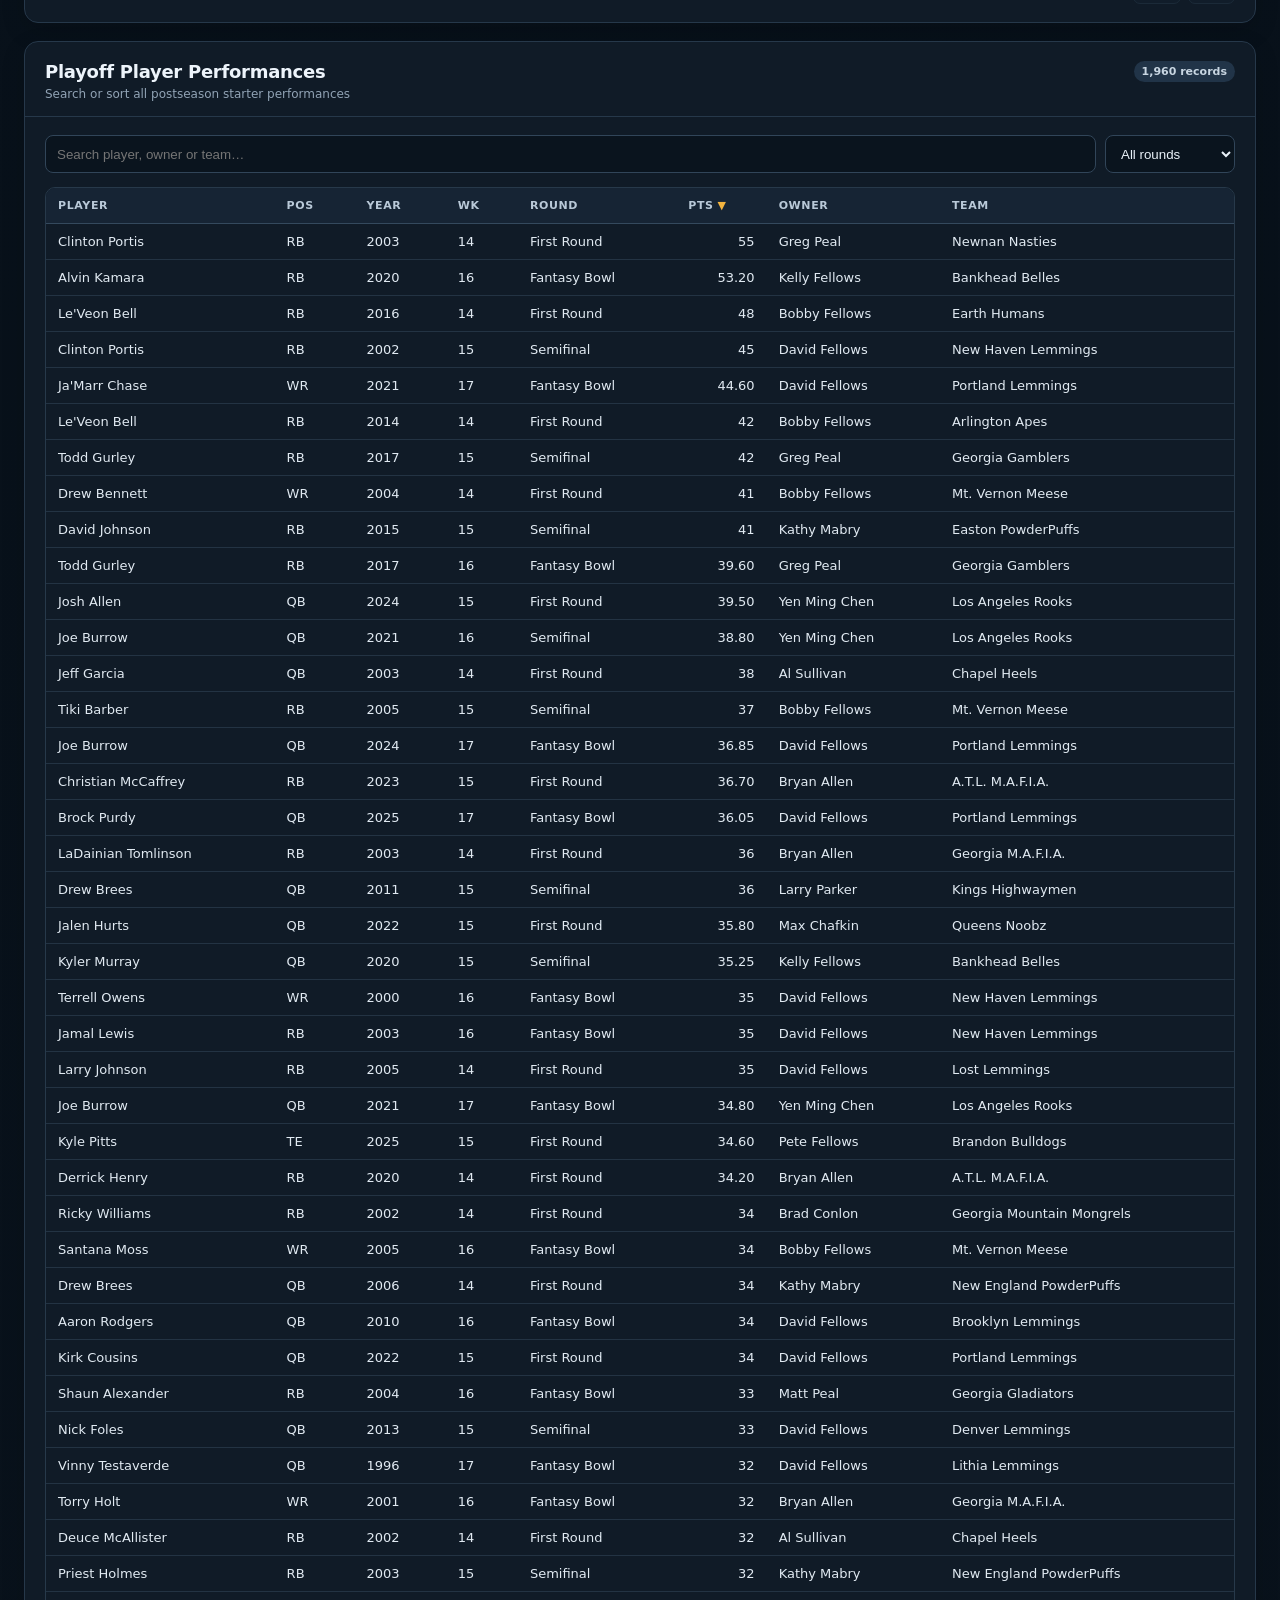
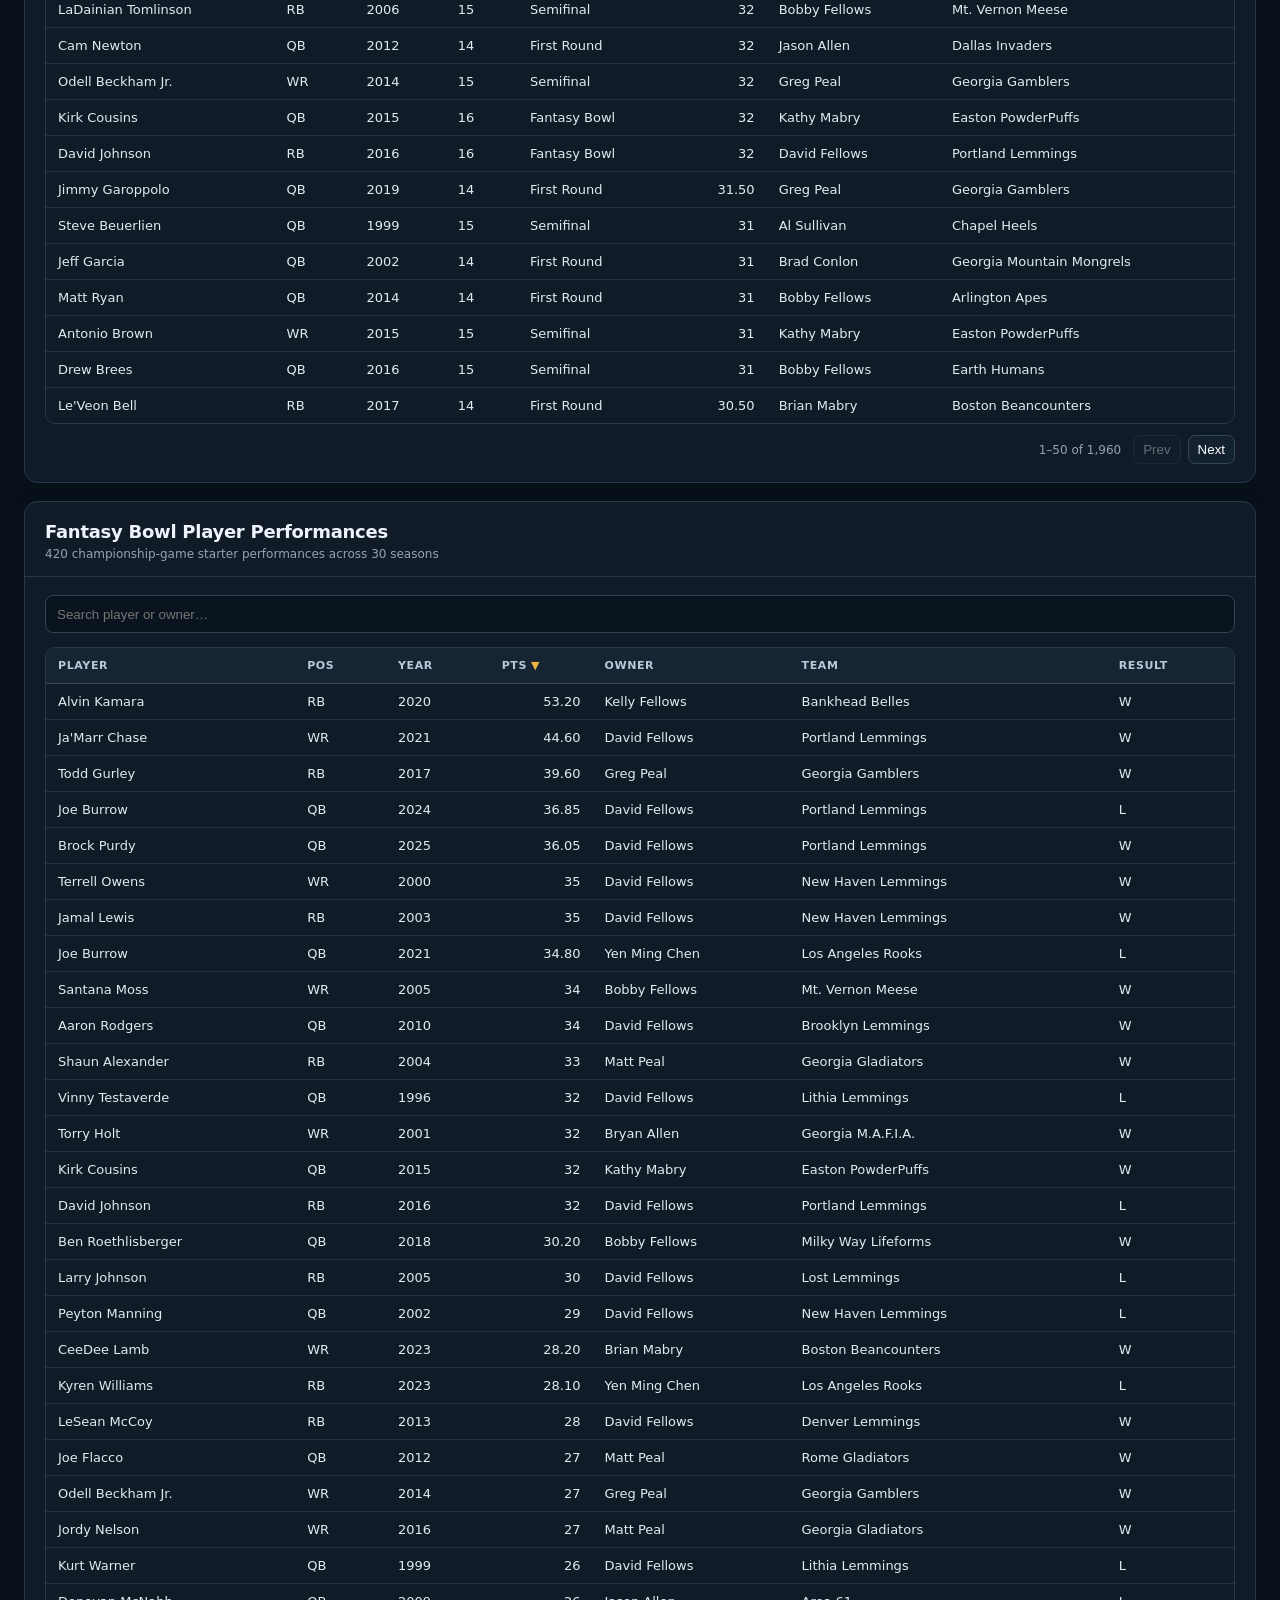
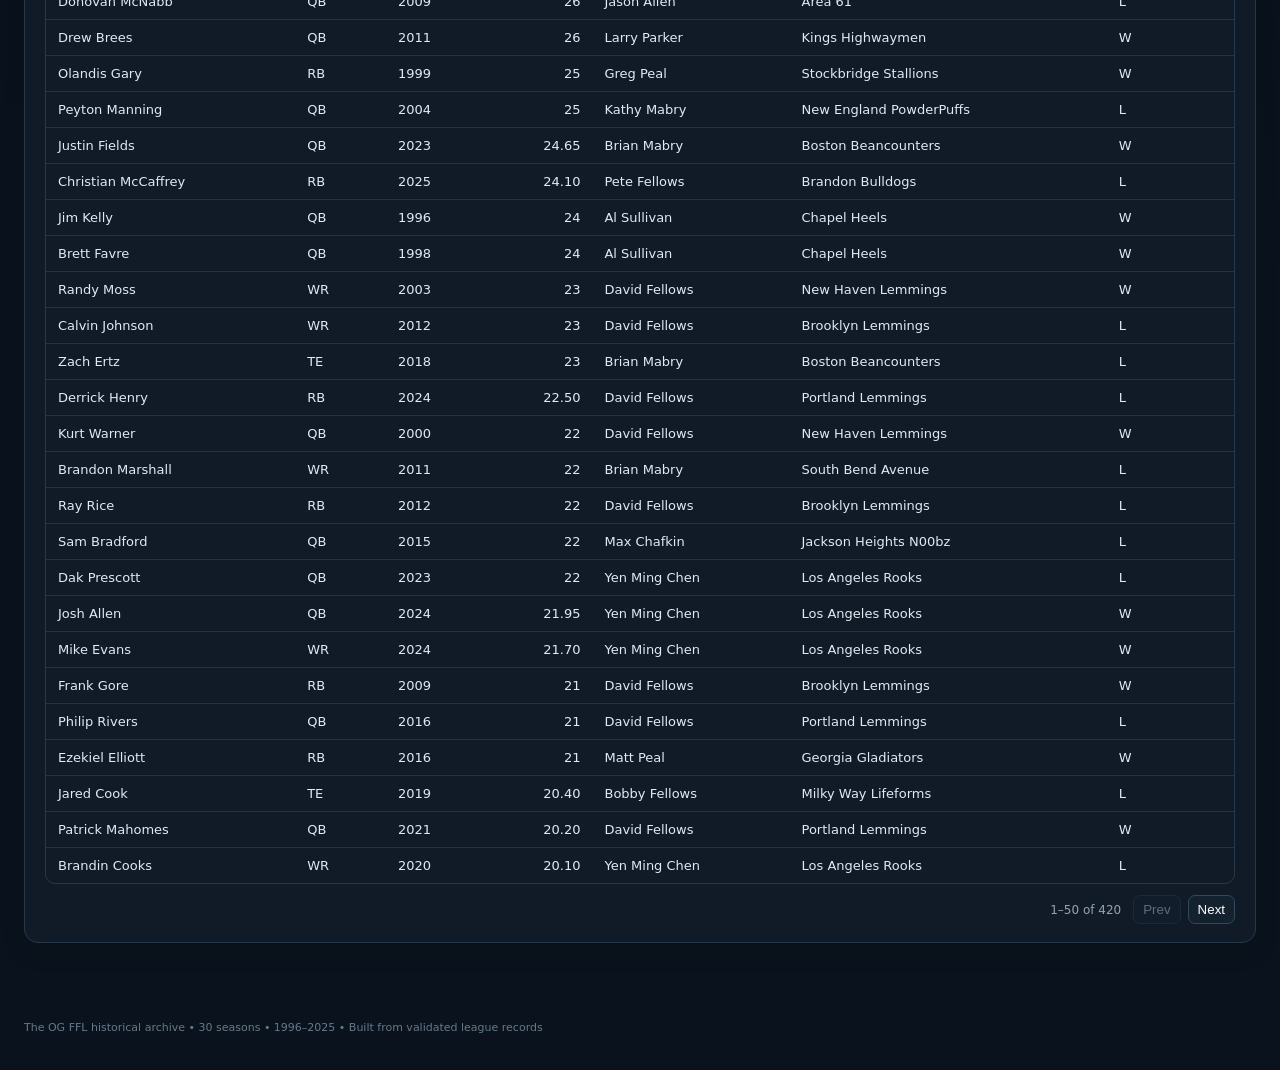
<file: playoffs.html>
<!doctype html><html lang="en"><head><meta charset="utf-8"><meta name="viewport" content="width=device-width,initial-scale=1"><meta name="theme-color" content="#081019"><title>Playoffs | The OG FFL</title><link rel="icon" href="assets/favicon.svg"><link rel="stylesheet" href="assets/style.css"></head><body><div class="shell"><header class="topbar"><div class="navwrap"><a class="brand" href="index.html"><div class="brandmark">OG</div><div class="brandtext"><strong>THE OG FFL</strong><span>1996–2025 League Archive</span></div></a><nav class="nav"><a href="index.html">Home</a><a href="owners.html">Owners</a><a href="seasons.html">Seasons</a><a href="games.html">Games</a><a href="players.html">Players</a><a href="player-games.html">Player Games</a><a href="playoffs.html">Playoffs</a><a href="records.html">Records</a></nav></div></header><main class="main">
<section class="hero"><div class="eyebrow">Postseason</div><h1>Playoffs & Fantasy Bowl</h1><p>Championship history plus every recorded playoff and Fantasy Bowl starter performance.</p></section>
<section class="section"><div class="section-head"><div><h2>Fantasy Bowl History</h2><p>All 30 champions and runners-up</p></div></div><div class="section-body"><div class="toolbar"><input id="champSearch" class="input" placeholder="Search champion, runner-up or team…"></div><div id="champTable"></div></div></section>
<section class="section"><div class="section-head"><div><h2>Playoff Player Performances</h2><p>Search or sort all postseason starter performances</p></div><span id="poCount" class="badge"></span></div><div class="section-body"><div class="toolbar"><input id="poSearch" class="input" placeholder="Search player, owner or team…"><select id="poRound" class="select"></select></div><div id="poTable"></div></div></section>
<section class="section"><div class="section-head"><div><h2>Fantasy Bowl Player Performances</h2><p>420 championship-game starter performances across 30 seasons</p></div></div><div class="section-body"><div class="toolbar"><input id="fbSearch" class="input" placeholder="Search player or owner…"></div><div id="fbTable"></div></div></section>
</main><footer class="footer">The OG FFL historical archive • 30 seasons • 1996–2025 • Built from validated league records</footer></div><script src="assets/app.js"></script><script src="assets/data/championships.js"></script><script src="assets/data/playoff_player_games.js"></script><script src="assets/data/fantasy_bowl_player_games.js"></script><script>
document.addEventListener('DOMContentLoaded',()=>{const ch=FFL_DATA.championships,po=FFL_DATA.playoffPlayerGames,fb=FFL_DATA.fantasyBowlPlayerGames;FFL.makeTable({root:'#champTable',data:ch,search:'#champSearch',columns:[{key:'Season',label:'Year'},{key:'ChampionOwner',label:'Champion'},{key:'ChampionTeam',label:'Champion Team'},{key:'ChampionScore',label:'Score',className:'num',format:FFL.fmtSmart},{key:'RunnerUpOwner',label:'Runner-up'},{key:'RunnerUpTeam',label:'Runner-up Team'},{key:'RunnerUpScore',label:'Score',className:'num',format:FFL.fmtSmart},{key:'Margin',label:'Margin',className:'num',format:FFL.fmtSmart}],pageSize:30,defaultSort:{key:'Season',dir:'desc'}});FFL.populateSelect(document.querySelector('#poRound'),FFL.unique(po,'PlayoffRound'),'All rounds');FFL.makeTable({root:'#poTable',data:po,search:'#poSearch',countEl:'#poCount',filters:[{el:'#poRound',key:'PlayoffRound'}],columns:[{key:'PlayerName',label:'Player'},{key:'Position',label:'Pos'},{key:'Season',label:'Year'},{key:'Week',label:'Wk'},{key:'PlayoffRound',label:'Round'},{key:'PlayerPoints',label:'Pts',className:'num',format:FFL.fmtSmart},{key:'OwnerName',label:'Owner'},{key:'FranchiseName',label:'Team'}],pageSize:50,defaultSort:{key:'PlayerPoints',dir:'desc'}});FFL.makeTable({root:'#fbTable',data:fb,search:'#fbSearch',columns:[{key:'PlayerName',label:'Player'},{key:'Position',label:'Pos'},{key:'Season',label:'Year'},{key:'PlayerPoints',label:'Pts',className:'num',format:FFL.fmtSmart},{key:'OwnerName',label:'Owner'},{key:'FranchiseName',label:'Team'},{key:'Result',label:'Result'}],pageSize:50,defaultSort:{key:'PlayerPoints',dir:'desc'}});});</script></body></html>
</file>
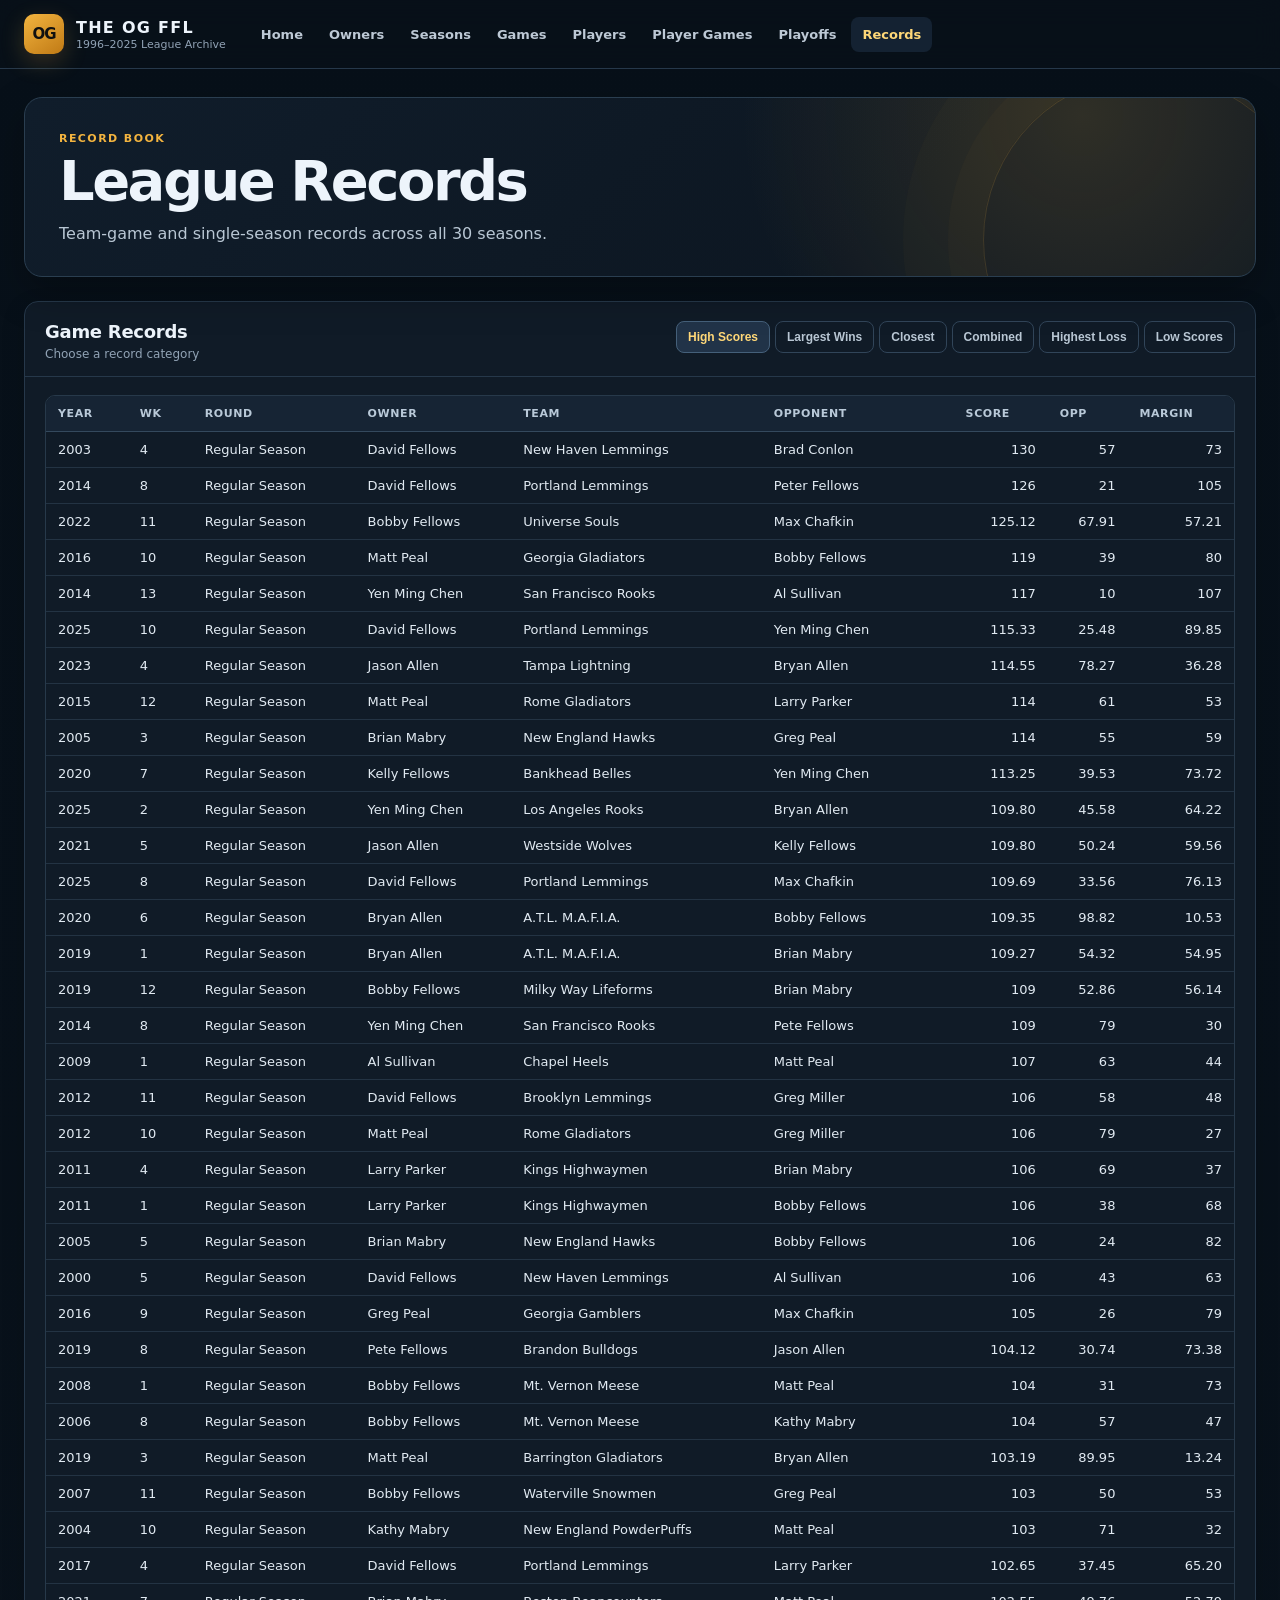
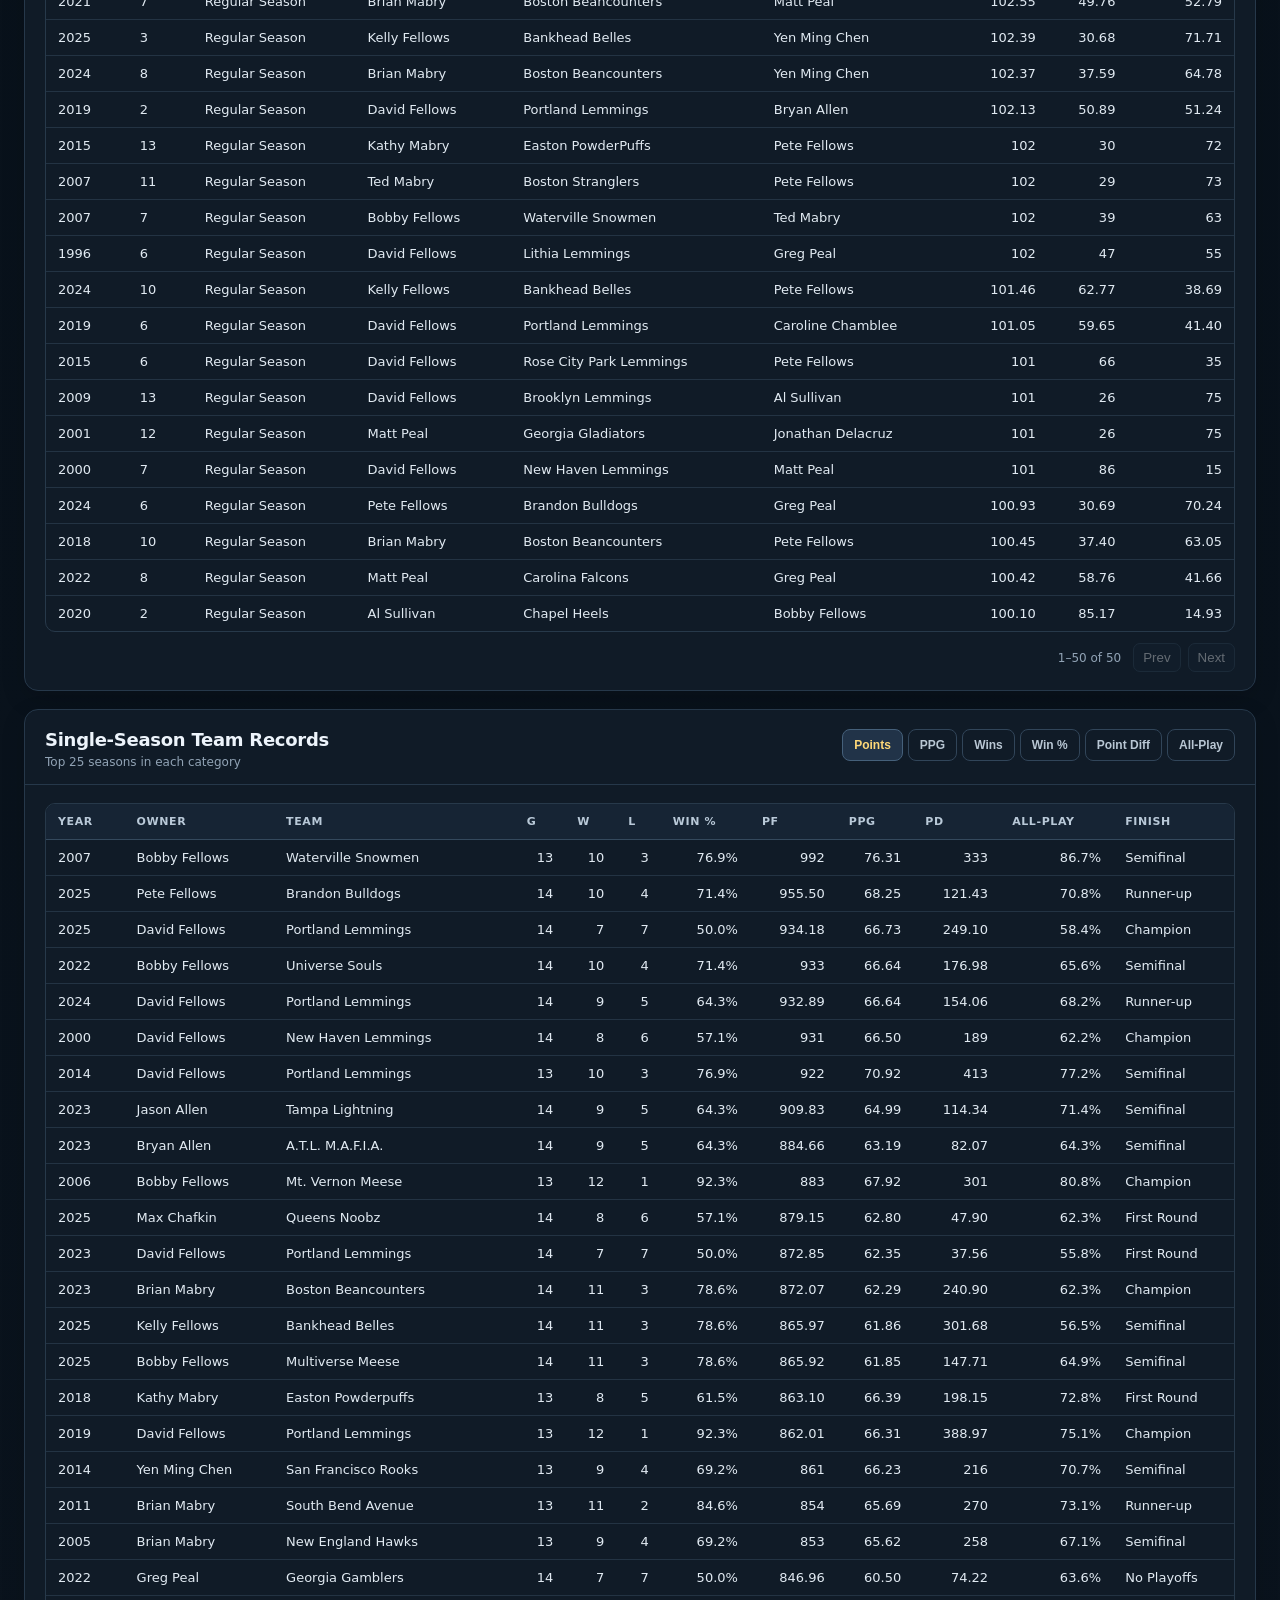
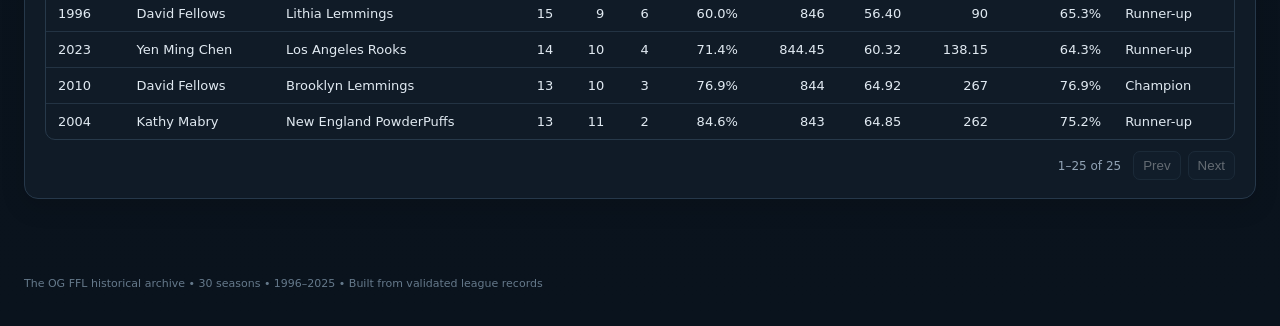
<file: records.html>
<!doctype html><html lang="en"><head><meta charset="utf-8"><meta name="viewport" content="width=device-width,initial-scale=1"><meta name="theme-color" content="#081019"><title>Records | The OG FFL</title><link rel="icon" href="assets/favicon.svg"><link rel="stylesheet" href="assets/style.css"></head><body><div class="shell"><header class="topbar"><div class="navwrap"><a class="brand" href="index.html"><div class="brandmark">OG</div><div class="brandtext"><strong>THE OG FFL</strong><span>1996–2025 League Archive</span></div></a><nav class="nav"><a href="index.html">Home</a><a href="owners.html">Owners</a><a href="seasons.html">Seasons</a><a href="games.html">Games</a><a href="players.html">Players</a><a href="player-games.html">Player Games</a><a href="playoffs.html">Playoffs</a><a href="records.html">Records</a></nav></div></header><main class="main">
<section class="hero"><div class="eyebrow">Record book</div><h1>League Records</h1><p>Team-game and single-season records across all 30 seasons.</p></section>
<section class="section" id="recordTabs"><div class="section-head"><div><h2>Game Records</h2><p>Choose a record category</p></div><div class="tabs"><button class="tab active" data-tab="rHigh">High Scores</button><button class="tab" data-tab="rMargin">Largest Wins</button><button class="tab" data-tab="rClose">Closest</button><button class="tab" data-tab="rCombined">Combined</button><button class="tab" data-tab="rLoss">Highest Loss</button><button class="tab" data-tab="rLow">Low Scores</button></div></div><div class="section-body"><div class="tab-panel active" id="rHigh"><div id="tHigh"></div></div><div class="tab-panel" id="rMargin"><div id="tMargin"></div></div><div class="tab-panel" id="rClose"><div id="tClose"></div></div><div class="tab-panel" id="rCombined"><div id="tCombined"></div></div><div class="tab-panel" id="rLoss"><div id="tLoss"></div></div><div class="tab-panel" id="rLow"><div id="tLow"></div></div></div></section>
<section class="section" id="seasonRecordTabs"><div class="section-head"><div><h2>Single-Season Team Records</h2><p>Top 25 seasons in each category</p></div><div class="tabs"><button class="tab active" data-tab="sPF">Points</button><button class="tab" data-tab="sPPG">PPG</button><button class="tab" data-tab="sWins">Wins</button><button class="tab" data-tab="sPct">Win %</button><button class="tab" data-tab="sPD">Point Diff</button><button class="tab" data-tab="sAP">All-Play</button></div></div><div class="section-body"><div class="tab-panel active" id="sPF"><div id="tPF"></div></div><div class="tab-panel" id="sPPG"><div id="tPPG"></div></div><div class="tab-panel" id="sWins"><div id="tWins"></div></div><div class="tab-panel" id="sPct"><div id="tPct"></div></div><div class="tab-panel" id="sPD"><div id="tPD"></div></div><div class="tab-panel" id="sAP"><div id="tAP"></div></div></div></section>
</main><footer class="footer">The OG FFL historical archive • 30 seasons • 1996–2025 • Built from validated league records</footer></div><script src="assets/app.js"></script><script src="assets/data/highestScores.js"></script><script src="assets/data/largestWins.js"></script><script src="assets/data/closestGames.js"></script><script src="assets/data/combinedScores.js"></script><script src="assets/data/highestLosing.js"></script><script src="assets/data/lowestScores.js"></script><script src="assets/data/seasonPF.js"></script><script src="assets/data/seasonPPG.js"></script><script src="assets/data/seasonWins.js"></script><script src="assets/data/seasonWinPct.js"></script><script src="assets/data/seasonPD.js"></script><script src="assets/data/seasonAllPlay.js"></script><script>
document.addEventListener('DOMContentLoaded',()=>{FFL.tabs('#recordTabs');FFL.tabs('#seasonRecordTabs');const gc=[{key:'Season',label:'Year'},{key:'Week',label:'Wk'},{key:'Round',label:'Round'},{key:'OwnerName',label:'Owner'},{key:'FranchiseName',label:'Team'},{key:'OpponentOwner',label:'Opponent'},{key:'TeamScore',label:'Score',className:'num',format:FFL.fmtSmart},{key:'OpponentScore',label:'Opp',className:'num',format:FFL.fmtSmart},{key:'Margin',label:'Margin',className:'num',format:FFL.fmtSmart}];FFL.makeTable({root:'#tHigh',data:FFL_DATA.highestScores,columns:gc,pageSize:50});FFL.makeTable({root:'#tMargin',data:FFL_DATA.largestWins,columns:gc,pageSize:50});const ccols=[{key:'Season',label:'Year'},{key:'Week',label:'Wk'},{key:'Round',label:'Round'},{key:'OwnerA',label:'Owner A'},{key:'ScoreA',label:'Score',className:'num',format:FFL.fmtSmart},{key:'OwnerB',label:'Owner B'},{key:'ScoreB',label:'Score',className:'num',format:FFL.fmtSmart},{key:'Margin',label:'Margin',className:'num',format:FFL.fmtSmart},{key:'CombinedScore',label:'Combined',className:'num',format:FFL.fmtSmart}];FFL.makeTable({root:'#tClose',data:FFL_DATA.closestGames,columns:ccols,pageSize:50});FFL.makeTable({root:'#tCombined',data:FFL_DATA.combinedScores,columns:ccols,pageSize:50});FFL.makeTable({root:'#tLoss',data:FFL_DATA.highestLosing,columns:gc,pageSize:50});FFL.makeTable({root:'#tLow',data:FFL_DATA.lowestScores,columns:gc,pageSize:50});const sc=[{key:'Season',label:'Year'},{key:'OwnerName',label:'Owner'},{key:'FranchiseName',label:'Team'},{key:'Games',label:'G',className:'num'},{key:'Wins',label:'W',className:'num'},{key:'Losses',label:'L',className:'num'},{key:'WinPct',label:'Win %',className:'num',format:v=>FFL.fmtPct(v)},{key:'PointsFor',label:'PF',className:'num',format:FFL.fmtSmart},{key:'PPG',label:'PPG',className:'num',format:v=>FFL.fmtNumber(v,2)},{key:'PointDifferential',label:'PD',className:'num',format:FFL.fmtSmart},{key:'AllPlayPct',label:'All-Play',className:'num',format:v=>FFL.fmtPct(v)},{key:'PostseasonFinish',label:'Finish'}];FFL.makeTable({root:'#tPF',data:FFL_DATA.seasonPF,columns:sc,pageSize:25});FFL.makeTable({root:'#tPPG',data:FFL_DATA.seasonPPG,columns:sc,pageSize:25});FFL.makeTable({root:'#tWins',data:FFL_DATA.seasonWins,columns:sc,pageSize:25});FFL.makeTable({root:'#tPct',data:FFL_DATA.seasonWinPct,columns:sc,pageSize:25});FFL.makeTable({root:'#tPD',data:FFL_DATA.seasonPD,columns:sc,pageSize:25});FFL.makeTable({root:'#tAP',data:FFL_DATA.seasonAllPlay,columns:sc,pageSize:25});});</script></body></html>
</file>
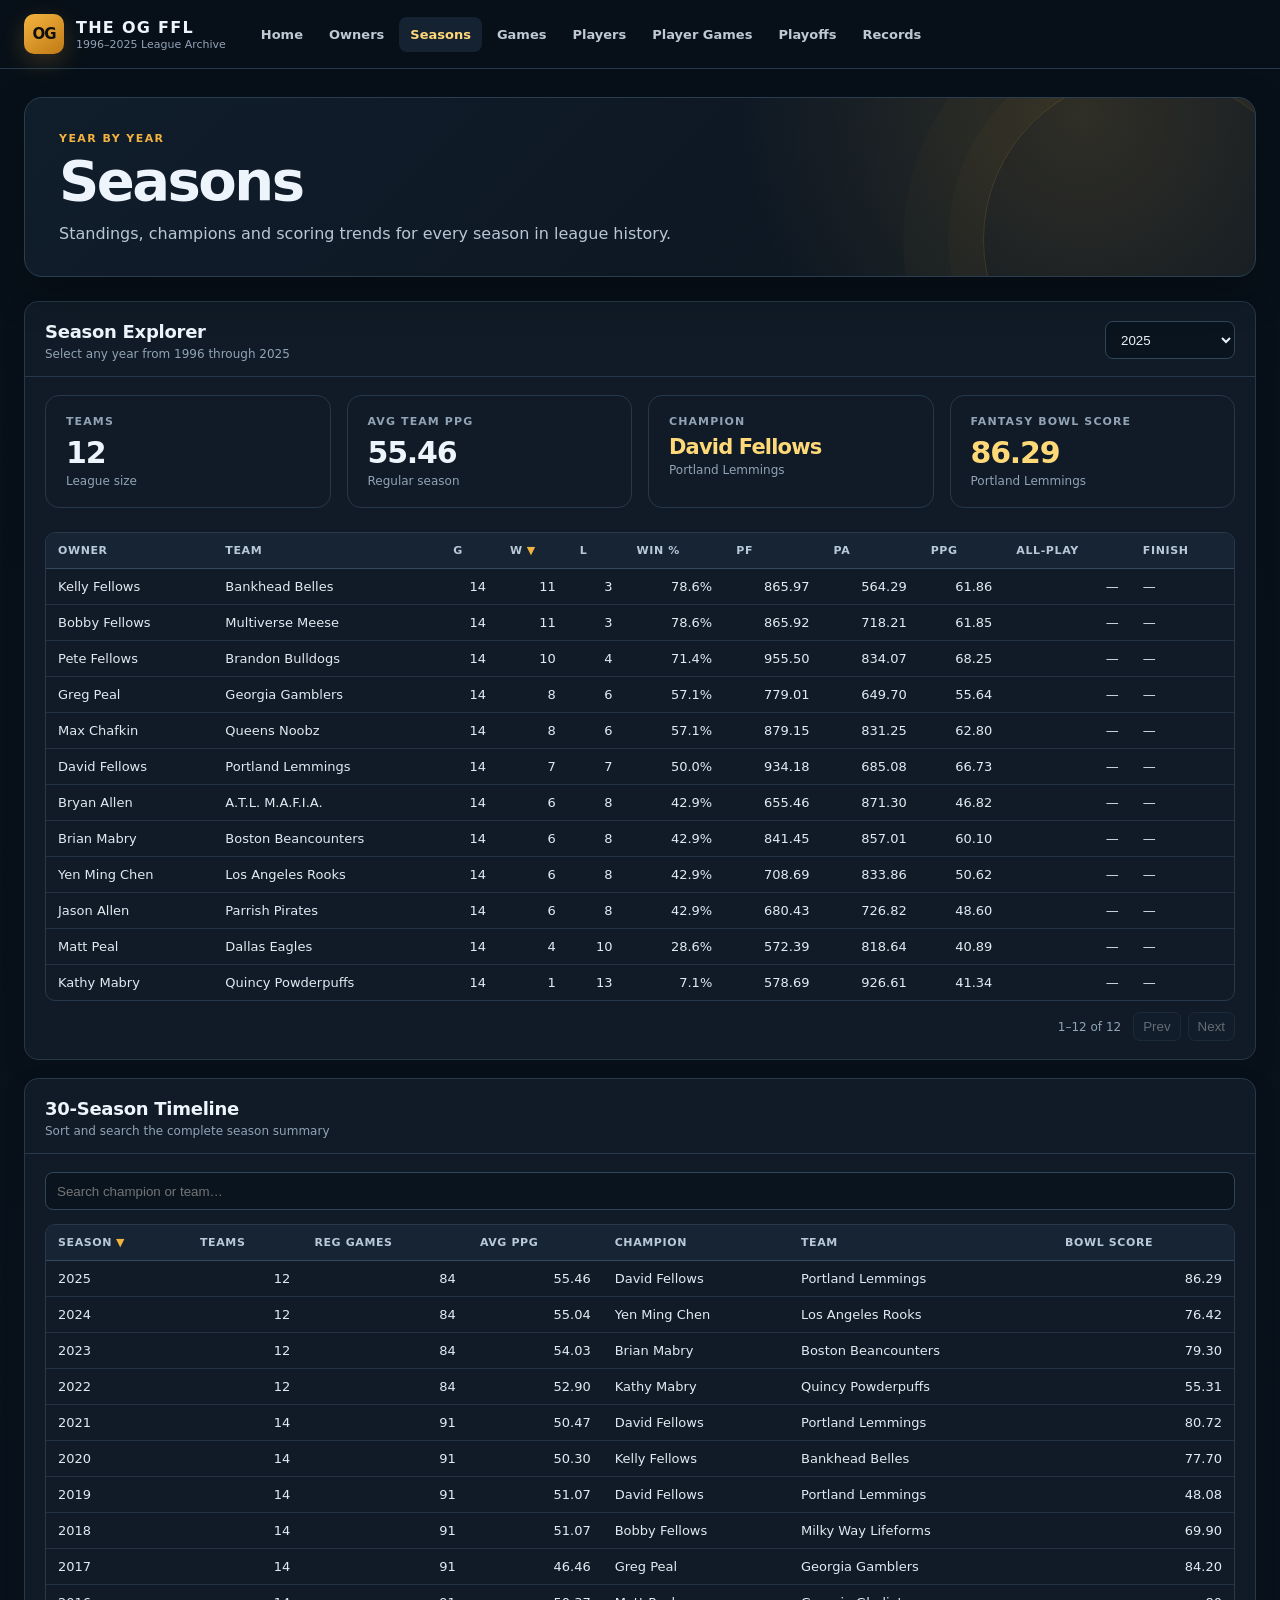
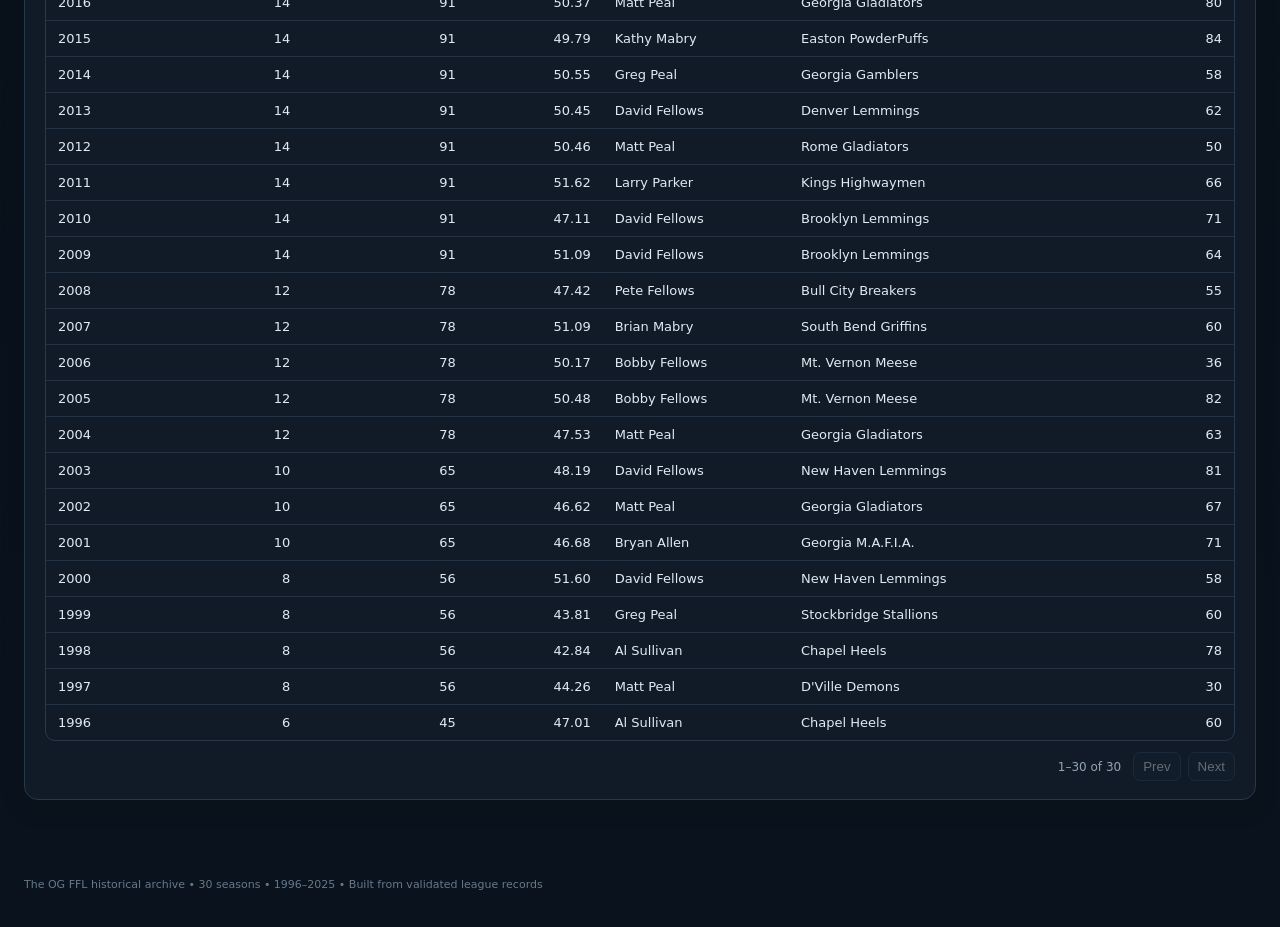
<file: seasons.html>
<!doctype html><html lang="en"><head><meta charset="utf-8"><meta name="viewport" content="width=device-width,initial-scale=1"><meta name="theme-color" content="#081019"><title>Seasons | The OG FFL</title><link rel="icon" href="assets/favicon.svg"><link rel="stylesheet" href="assets/style.css"></head><body><div class="shell"><header class="topbar"><div class="navwrap"><a class="brand" href="index.html"><div class="brandmark">OG</div><div class="brandtext"><strong>THE OG FFL</strong><span>1996–2025 League Archive</span></div></a><nav class="nav"><a href="index.html">Home</a><a href="owners.html">Owners</a><a href="seasons.html">Seasons</a><a href="games.html">Games</a><a href="players.html">Players</a><a href="player-games.html">Player Games</a><a href="playoffs.html">Playoffs</a><a href="records.html">Records</a></nav></div></header><main class="main">
<section class="hero"><div class="eyebrow">Year by year</div><h1>Seasons</h1><p>Standings, champions and scoring trends for every season in league history.</p></section>
<section class="section"><div class="section-head"><div><h2>Season Explorer</h2><p>Select any year from 1996 through 2025</p></div><select id="seasonSelect" class="select"></select></div><div class="section-body"><div id="seasonSummaryCards" class="stats-grid grid"></div><div id="standingsTable"></div></div></section>
<section class="section"><div class="section-head"><div><h2>30-Season Timeline</h2><p>Sort and search the complete season summary</p></div></div><div class="section-body"><div class="toolbar"><input id="seasonSearch" class="input" placeholder="Search champion or team…"></div><div id="seasonHistory"></div></div></section>
</main><footer class="footer">The OG FFL historical archive • 30 seasons • 1996–2025 • Built from validated league records</footer></div><script src="assets/app.js"></script><script src="assets/data/season_summary.js"></script><script src="assets/data/standings.js"></script><script>
document.addEventListener('DOMContentLoaded',()=>{const sums=FFL_DATA.seasonSummary,stand=FFL_DATA.standings;const sel=document.querySelector('#seasonSelect');FFL.populateSelect(sel,[...sums].map(x=>x.Season).sort((a,b)=>b-a),'Select season');sel.value=Math.max(...sums.map(x=>x.Season));sel.addEventListener('change',render);function render(){const y=Number(sel.value),s=sums.find(x=>x.Season===y),rows=stand.filter(x=>Number(x.Season)===y);document.querySelector('#seasonSummaryCards').innerHTML=[['Teams',s.Teams,'League size'],['Avg Team PPG',FFL.fmtNumber(s.AverageTeamPPG,2),'Regular season'],['Champion',s.ChampionOwner,s.ChampionTeam],['Fantasy Bowl Score',FFL.fmtSmart(s.FantasyBowlScore),s.ChampionTeam]].map((x,i)=>`<div class="statcard"><div class="label">${x[0]}</div><div class="value ${i>1?'gold':''}" style="font-size:${i===2?'21':'30'}px">${FFL.esc(x[1])}</div><div class="sub">${FFL.esc(x[2])}</div></div>`).join('');FFL.makeTable({root:'#standingsTable',data:rows,columns:[{key:'OwnerName',label:'Owner'},{key:'FranchiseName',label:'Team'},{key:'Games',label:'G',className:'num'},{key:'Wins',label:'W',className:'num'},{key:'Losses',label:'L',className:'num'},{key:'WinPct',label:'Win %',className:'num',format:v=>FFL.fmtPct(v)},{key:'PointsFor',label:'PF',className:'num',format:FFL.fmtSmart},{key:'PointsAgainst',label:'PA',className:'num',format:FFL.fmtSmart},{key:'PPG',label:'PPG',className:'num',format:v=>FFL.fmtNumber(v,2)},{key:'AllPlayPct',label:'All-Play',className:'num',format:v=>FFL.fmtPct(v)},{key:'PostseasonFinish',label:'Finish',format:(v,r)=>r.Champion?'<span class="champ">Champion</span>':FFL.esc(v??'—')}],pageSize:30,defaultSort:{key:'Wins',dir:'desc'}});}render();FFL.makeTable({root:'#seasonHistory',data:sums,search:'#seasonSearch',columns:[{key:'Season',label:'Season'},{key:'Teams',label:'Teams',className:'num'},{key:'RegularSeasonGames',label:'Reg Games',className:'num'},{key:'AverageTeamPPG',label:'Avg PPG',className:'num',format:v=>FFL.fmtNumber(v,2)},{key:'ChampionOwner',label:'Champion'},{key:'ChampionTeam',label:'Team'},{key:'FantasyBowlScore',label:'Bowl Score',className:'num',format:FFL.fmtSmart}],pageSize:30,defaultSort:{key:'Season',dir:'desc'}});});</script></body></html>
</file>
<file: assets/style.css>
:root{
  --bg:#081019; --panel:#101b27; --panel2:#142232; --line:#26384a; --text:#edf4fb; --muted:#91a3b5;
  --gold:#f3b43f; --gold2:#ffd878; --green:#4ad295; --red:#ff6f77; --blue:#58a6ff; --shadow:0 15px 40px rgba(0,0,0,.28);
}
*{box-sizing:border-box} html{scroll-behavior:smooth} body{margin:0;background:linear-gradient(180deg,#071019 0%,#0a131d 100%);color:var(--text);font-family:Inter,ui-sans-serif,system-ui,-apple-system,BlinkMacSystemFont,"Segoe UI",sans-serif;font-size:15px}
a{color:inherit;text-decoration:none}.shell{min-height:100vh}.topbar{position:sticky;top:0;z-index:50;background:rgba(8,16,25,.94);backdrop-filter:blur(14px);border-bottom:1px solid var(--line)}
.navwrap{max-width:1500px;margin:auto;padding:0 24px;display:flex;align-items:center;min-height:68px;gap:24px}.brand{display:flex;align-items:center;gap:12px;white-space:nowrap}.brandmark{width:40px;height:40px;border-radius:10px;background:linear-gradient(145deg,var(--gold),#c07a15);display:grid;place-items:center;font-weight:900;color:#101010;letter-spacing:-1px;box-shadow:0 8px 25px rgba(243,180,63,.2)}.brandtext strong{display:block;font-size:16px;letter-spacing:.08em}.brandtext span{display:block;color:var(--muted);font-size:11px;margin-top:1px}.nav{display:flex;align-items:center;gap:4px;overflow-x:auto;scrollbar-width:none}.nav::-webkit-scrollbar{display:none}.nav a{padding:10px 11px;border-radius:8px;color:#bdc9d5;font-size:13px;font-weight:650;white-space:nowrap}.nav a:hover,.nav a.active{background:var(--panel2);color:white}.nav a.active{color:var(--gold2)}
.main{max-width:1500px;margin:auto;padding:28px 24px 60px}.hero{position:relative;overflow:hidden;border:1px solid #2a3e50;background:radial-gradient(circle at 86% 10%,rgba(243,180,63,.15),transparent 32%),linear-gradient(135deg,#101d2b,#0d1722 70%);border-radius:18px;padding:34px 34px 30px;box-shadow:var(--shadow);margin-bottom:24px}.hero:after{content:"";position:absolute;right:-60px;bottom:-130px;width:330px;height:330px;border:1px solid rgba(243,180,63,.15);border-radius:50%;box-shadow:0 0 0 35px rgba(243,180,63,.025),0 0 0 80px rgba(243,180,63,.018)}.eyebrow{text-transform:uppercase;letter-spacing:.13em;color:var(--gold);font-size:11px;font-weight:800}.hero h1{font-size:clamp(32px,5vw,56px);line-height:.98;letter-spacing:-.045em;margin:9px 0 12px;max-width:850px}.hero p{max-width:760px;color:#b9c7d4;font-size:16px;line-height:1.6;margin:0}.hero-meta{display:flex;flex-wrap:wrap;gap:12px;margin-top:23px}.pill{border:1px solid #31475c;border-radius:999px;padding:7px 11px;color:#c4d0db;background:rgba(255,255,255,.025);font-size:12px}.pill strong{color:white}
.grid{display:grid;gap:16px}.stats-grid{grid-template-columns:repeat(4,minmax(0,1fr));margin-bottom:24px}.statcard{background:var(--panel);border:1px solid var(--line);border-radius:14px;padding:19px 20px}.statcard .label{font-size:11px;text-transform:uppercase;letter-spacing:.1em;color:var(--muted);font-weight:750}.statcard .value{font-size:30px;font-weight:850;letter-spacing:-.04em;margin-top:7px}.statcard .sub{font-size:12px;color:var(--muted);margin-top:4px}.statcard .value.gold{color:var(--gold2)}
.two-col{grid-template-columns:minmax(0,1.25fr) minmax(320px,.75fr)}.three-col{grid-template-columns:repeat(3,minmax(0,1fr))}.section{background:var(--panel);border:1px solid var(--line);border-radius:14px;overflow:hidden;margin-bottom:18px;box-shadow:0 8px 25px rgba(0,0,0,.14)}.section-head{display:flex;align-items:flex-start;justify-content:space-between;gap:16px;padding:19px 20px 15px;border-bottom:1px solid var(--line)}.section-head h2{font-size:18px;margin:0;letter-spacing:-.015em}.section-head p{margin:5px 0 0;color:var(--muted);font-size:12px}.section-body{padding:18px 20px}.callout{background:linear-gradient(145deg,#132233,#101b28);border:1px solid #2d4358;border-radius:13px;padding:18px}.callout .rank{color:var(--gold);font-size:11px;font-weight:800;text-transform:uppercase;letter-spacing:.1em}.callout .big{font-size:26px;font-weight:850;letter-spacing:-.03em;margin:5px 0 3px}.callout .detail{font-size:12px;color:var(--muted)}
.toolbar{display:flex;flex-wrap:wrap;align-items:center;gap:9px;margin-bottom:14px}.input,.select{height:38px;border:1px solid #314559;background:#0a141e;color:#eaf2f9;border-radius:8px;padding:0 11px;outline:none}.input:focus,.select:focus{border-color:#69809a}.input{min-width:240px;flex:1}.select{min-width:130px}.result-count{margin-left:auto;color:var(--muted);font-size:12px}.button{height:38px;border:1px solid #364b60;background:#162434;color:white;border-radius:8px;padding:0 12px;font-weight:700;cursor:pointer}.button:hover{background:#1d3045}.button.gold{background:var(--gold);color:#18130a;border-color:var(--gold);font-weight:850}
.table-wrap{overflow:auto;border:1px solid #27394a;border-radius:10px}.data-table{width:100%;border-collapse:collapse;white-space:nowrap;font-size:13px}.data-table th{position:sticky;top:0;background:#162434;color:#b9c9d8;text-align:left;font-size:11px;text-transform:uppercase;letter-spacing:.055em;padding:11px 12px;border-bottom:1px solid #34495d;cursor:pointer;user-select:none;z-index:2}.data-table th:hover{color:white}.data-table td{padding:10px 12px;border-bottom:1px solid rgba(49,68,86,.6);color:#e1eaf2}.data-table tr:last-child td{border-bottom:none}.data-table tbody tr:hover{background:#142435}.data-table tbody tr.clickable{cursor:pointer}.sort-indicator{color:var(--gold);margin-left:4px}.num{text-align:right;font-variant-numeric:tabular-nums}.champ{color:var(--gold2);font-weight:800}.win{color:var(--green)}.loss{color:var(--red)}.muted{color:var(--muted)}.pagination{display:flex;align-items:center;justify-content:flex-end;gap:7px;margin-top:11px}.pageinfo{font-size:12px;color:var(--muted);margin-right:5px}.pagination button{border:1px solid #31475a;background:#142230;color:white;border-radius:7px;padding:6px 9px;cursor:pointer}.pagination button:disabled{opacity:.35;cursor:default}
.profile-header{display:flex;flex-wrap:wrap;align-items:end;justify-content:space-between;gap:15px}.profile-name{font-size:26px;font-weight:850;letter-spacing:-.025em}.profile-sub{color:var(--muted);font-size:13px;margin-top:3px}.mini-grid{display:grid;grid-template-columns:repeat(6,minmax(0,1fr));gap:9px;margin-top:15px}.mini{background:#0b1621;border:1px solid #273a4c;border-radius:10px;padding:12px}.mini span{display:block;color:var(--muted);font-size:10px;text-transform:uppercase;letter-spacing:.075em}.mini strong{display:block;font-size:18px;margin-top:5px}.badge{display:inline-flex;align-items:center;border-radius:999px;padding:4px 8px;background:#213448;color:#c8d6e2;font-size:11px;font-weight:700}.badge.gold{background:rgba(243,180,63,.13);color:var(--gold2);border:1px solid rgba(243,180,63,.3)}
.bar-list{display:grid;gap:10px}.bar-row{display:grid;grid-template-columns:140px 1fr 42px;gap:11px;align-items:center;font-size:12px}.bar-track{height:8px;background:#0a141e;border-radius:999px;overflow:hidden}.bar-fill{height:100%;background:linear-gradient(90deg,#c47f18,var(--gold2));border-radius:999px}.bar-value{text-align:right;font-weight:800}.recent-champs{display:grid;gap:7px}.champ-row{display:grid;grid-template-columns:52px 1fr auto;gap:10px;align-items:center;padding:9px 0;border-bottom:1px solid rgba(48,68,86,.65)}.champ-row:last-child{border-bottom:none}.champ-year{color:var(--gold);font-weight:800}.champ-team{font-size:12px;color:var(--muted);margin-top:2px}.score{font-weight:850;font-variant-numeric:tabular-nums}
.tabs{display:flex;gap:5px;flex-wrap:wrap}.tab{border:1px solid #314559;background:#101b27;color:#b9c7d4;border-radius:8px;padding:8px 11px;cursor:pointer;font-size:12px;font-weight:700}.tab.active{background:#213348;color:var(--gold2);border-color:#45607a}.tab-panel{display:none}.tab-panel.active{display:block}.record-grid{display:grid;grid-template-columns:repeat(4,minmax(0,1fr));gap:12px}.record-card{background:#0b1621;border:1px solid #273a4c;border-radius:11px;padding:15px}.record-card .record-title{color:var(--muted);font-size:10px;text-transform:uppercase;letter-spacing:.08em}.record-card .record-value{font-size:23px;font-weight:850;color:var(--gold2);margin:5px 0}.record-card .record-desc{font-size:12px;color:#c3d0db;line-height:1.45}.footer{max-width:1500px;margin:auto;padding:0 24px 36px;color:#65798b;font-size:11px}.notice{padding:12px 14px;border:1px solid #31485c;background:#0c1823;border-radius:9px;color:#aebdca;font-size:12px;line-height:1.5}.empty{padding:32px;text-align:center;color:var(--muted)}
@media(max-width:1050px){.stats-grid,.record-grid{grid-template-columns:repeat(2,minmax(0,1fr))}.two-col{grid-template-columns:1fr}.mini-grid{grid-template-columns:repeat(3,1fr)}.navwrap{align-items:flex-start;flex-direction:column;padding-top:12px;padding-bottom:10px;gap:8px}.nav{width:100%}.topbar{position:relative}}
@media(max-width:650px){.main{padding:18px 12px 50px}.navwrap{padding-left:12px;padding-right:12px}.hero{padding:25px 20px}.hero h1{font-size:36px}.stats-grid,.record-grid,.three-col{grid-template-columns:1fr 1fr}.statcard .value{font-size:25px}.mini-grid{grid-template-columns:repeat(2,1fr)}.section-head,.section-body{padding-left:13px;padding-right:13px}.input{min-width:100%}.result-count{margin-left:0;width:100%}.bar-row{grid-template-columns:105px 1fr 35px}.brandtext span{display:none}}
</file>
